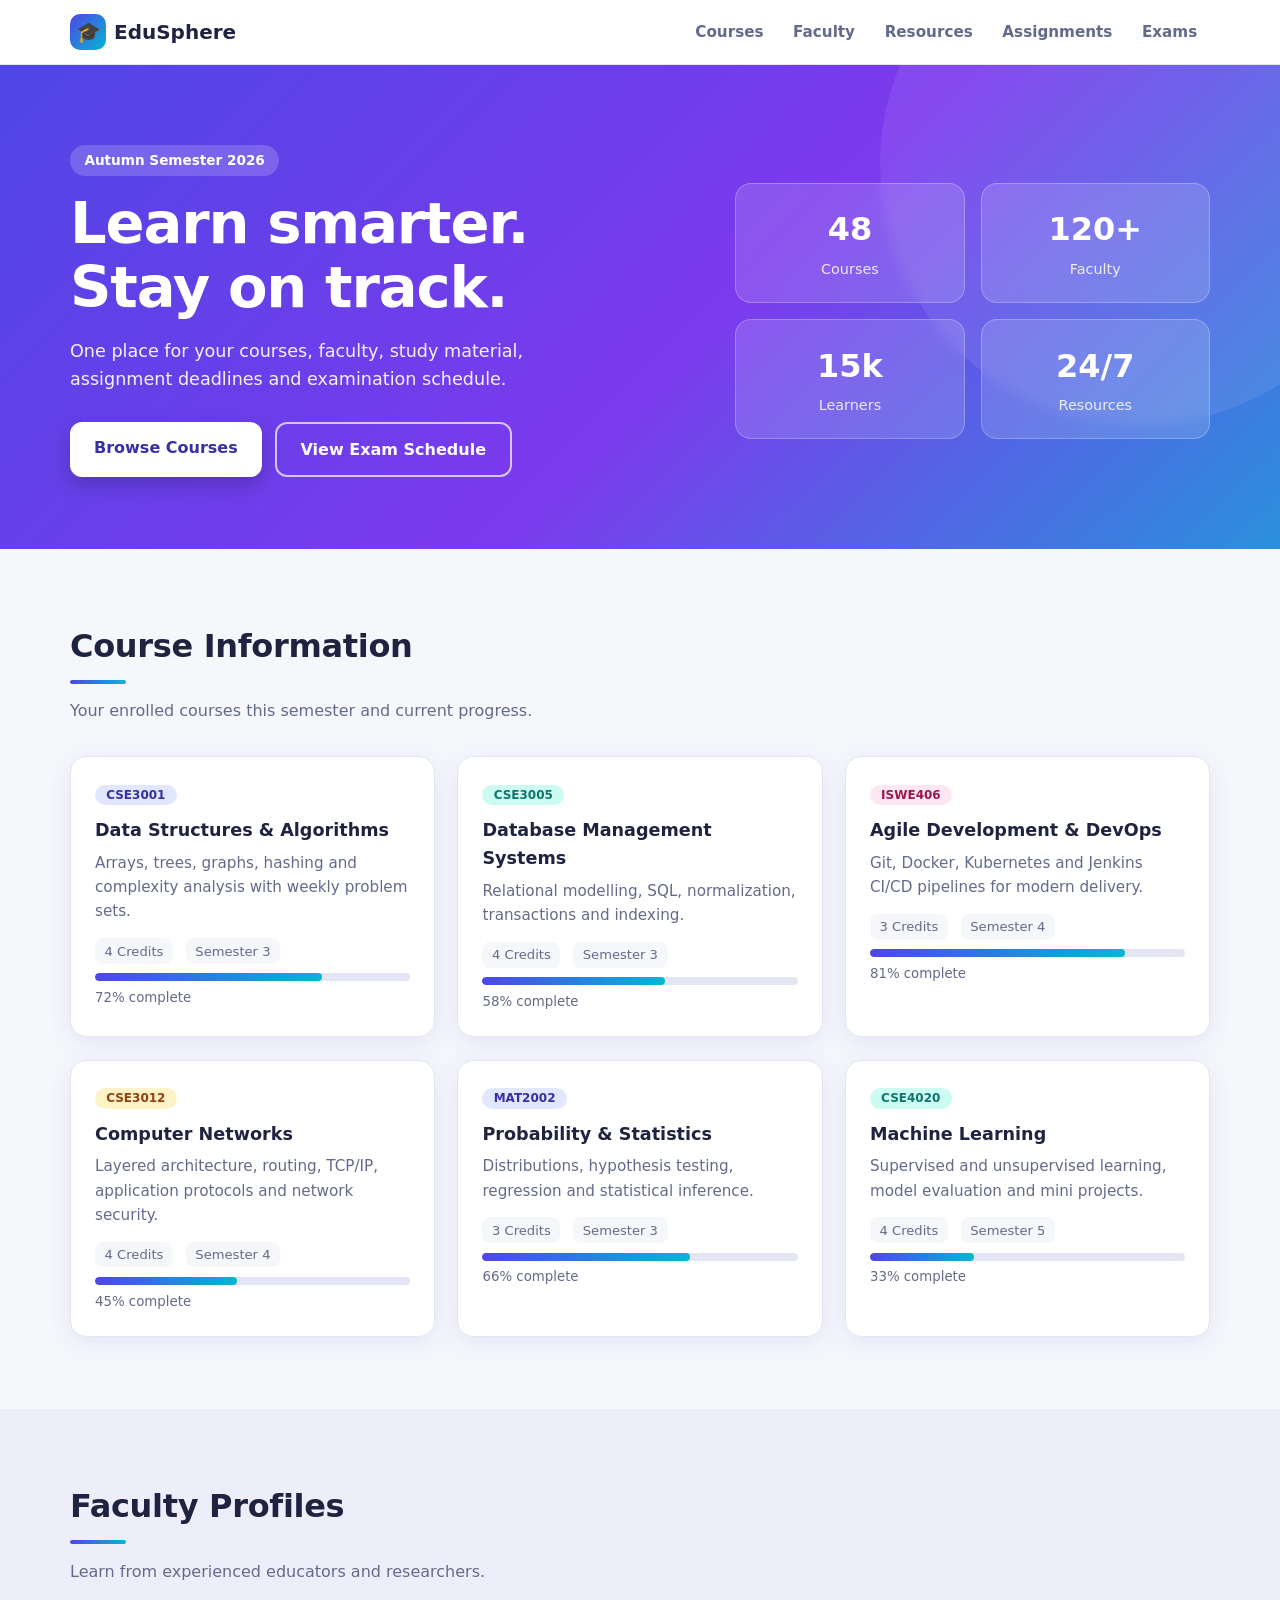
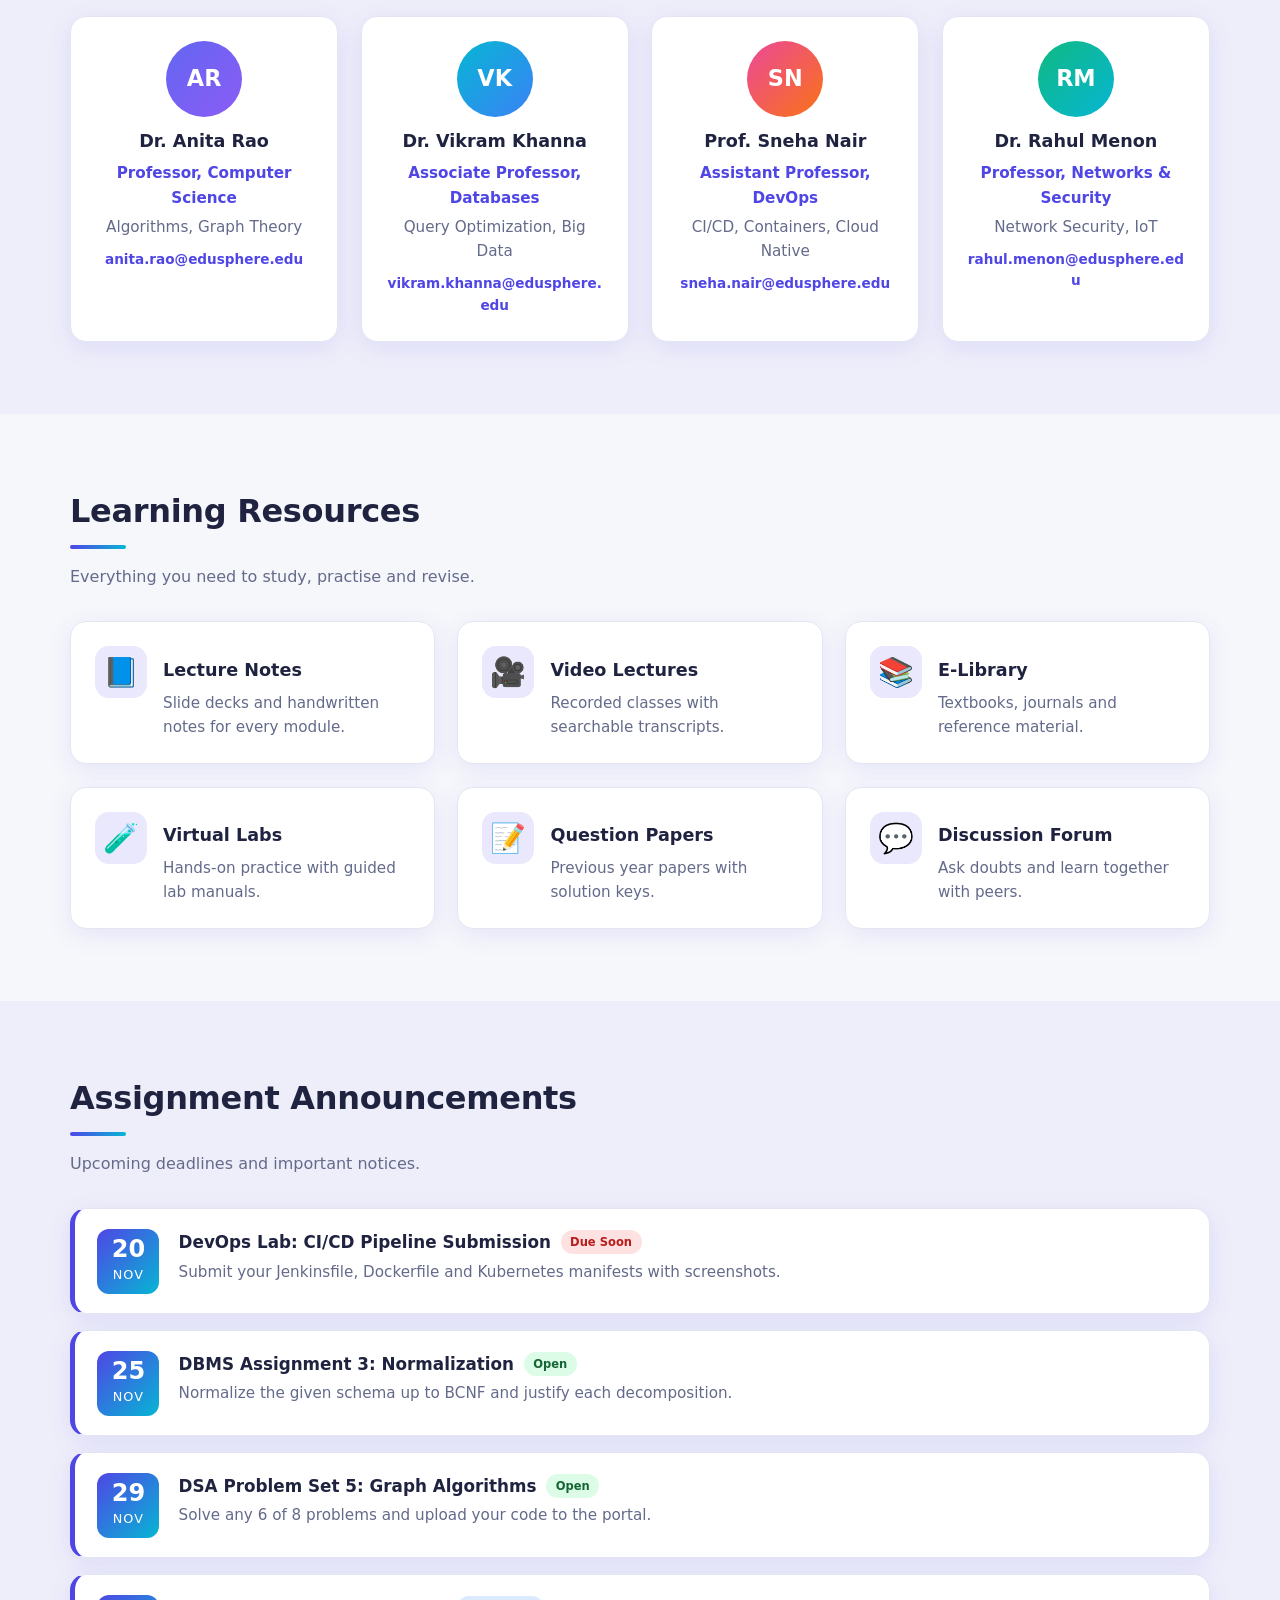
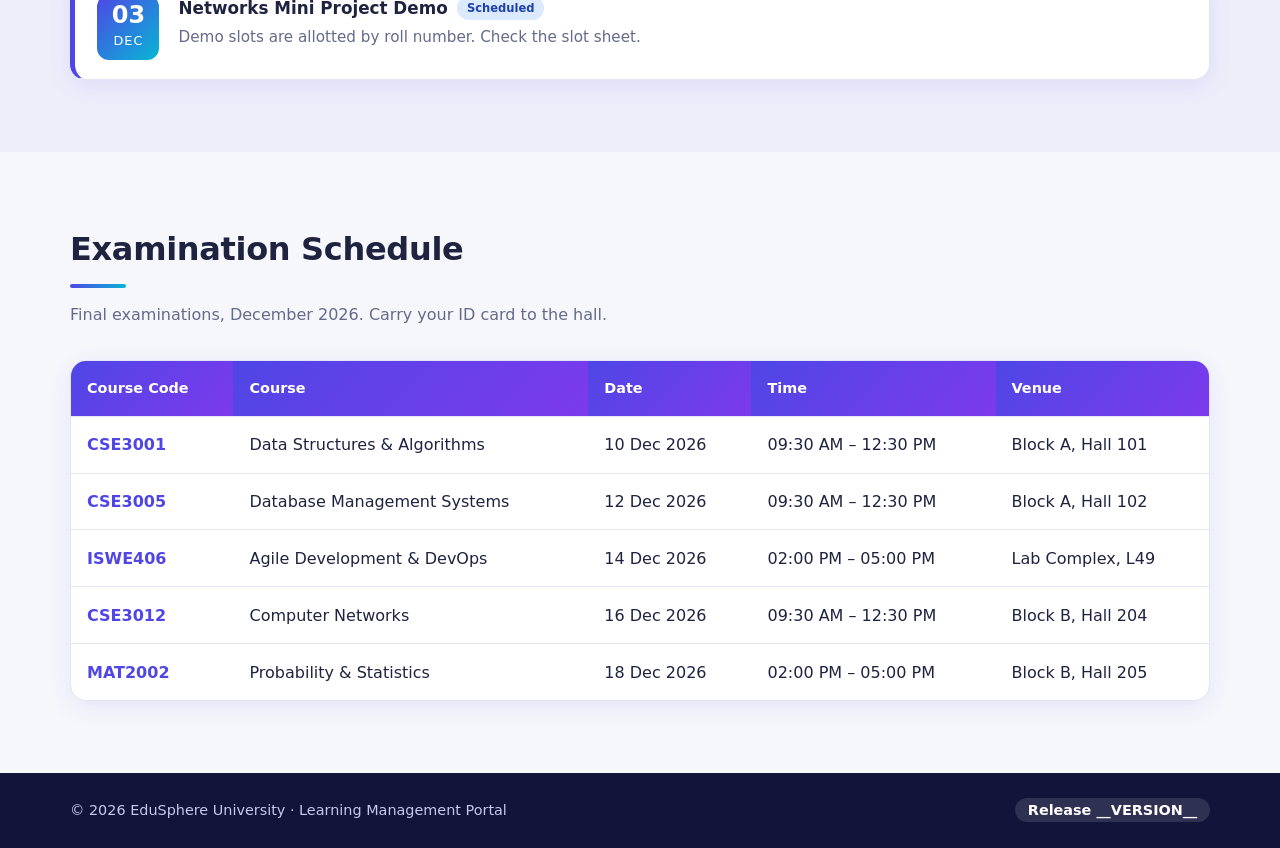
<file: q1-lms-portal/index.html>
<!DOCTYPE html>
<html lang="en">
<head>
  <meta charset="UTF-8">
  <meta name="viewport" content="width=device-width, initial-scale=1">
  <meta name="description" content="EduSphere University Learning Management Portal: courses, faculty, resources, assignments and exam schedules.">
  <title>EduSphere University | Learning Management Portal</title>
  <link rel="stylesheet" href="style.css">
</head>
<body>
  <a class="skip" href="#main">Skip to content</a>

  <header class="topbar">
    <div class="container nav">
      <a class="brand" href="#top" aria-label="EduSphere home"><span class="logo">🎓</span> EduSphere</a>
      <nav aria-label="Primary">
        <a href="#courses">Courses</a>
        <a href="#faculty">Faculty</a>
        <a href="#resources">Resources</a>
        <a href="#announcements">Assignments</a>
        <a href="#exams">Exams</a>
      </nav>
    </div>
  </header>

  <section class="hero" id="top">
    <div class="container hero-grid">
      <div>
        <span class="pill">Autumn Semester 2026</span>
        <h1>Learn smarter.<br>Stay on track.</h1>
        <p class="lead">One place for your courses, faculty, study material, assignment deadlines and examination schedule.</p>
        <div class="cta">
          <a class="btn primary" href="#courses">Browse Courses</a>
          <a class="btn ghost" href="#exams">View Exam Schedule</a>
        </div>
      </div>
      <ul class="stats" aria-label="University statistics">
        <li><strong>48</strong><span>Courses</span></li>
        <li><strong>120+</strong><span>Faculty</span></li>
        <li><strong>15k</strong><span>Learners</span></li>
        <li><strong>24/7</strong><span>Resources</span></li>
      </ul>
    </div>
  </section>

  <main id="main">
    <!-- COURSES -->
    <section class="section" id="courses">
      <div class="container">
        <h2>Course Information</h2>
        <p class="sub">Your enrolled courses this semester and current progress.</p>
        <div class="grid cols-3">
          <article class="card course">
            <span class="tag indigo">CSE3001</span>
            <h3>Data Structures &amp; Algorithms</h3>
            <p>Arrays, trees, graphs, hashing and complexity analysis with weekly problem sets.</p>
            <div class="meta"><span>4 Credits</span><span>Semester 3</span></div>
            <div class="progress" role="progressbar" aria-valuenow="72" aria-valuemin="0" aria-valuemax="100"><span style="width:72%"></span></div>
            <small>72% complete</small>
          </article>
          <article class="card course">
            <span class="tag teal">CSE3005</span>
            <h3>Database Management Systems</h3>
            <p>Relational modelling, SQL, normalization, transactions and indexing.</p>
            <div class="meta"><span>4 Credits</span><span>Semester 3</span></div>
            <div class="progress" role="progressbar" aria-valuenow="58" aria-valuemin="0" aria-valuemax="100"><span style="width:58%"></span></div>
            <small>58% complete</small>
          </article>
          <article class="card course">
            <span class="tag pink">ISWE406</span>
            <h3>Agile Development &amp; DevOps</h3>
            <p>Git, Docker, Kubernetes and Jenkins CI/CD pipelines for modern delivery.</p>
            <div class="meta"><span>3 Credits</span><span>Semester 4</span></div>
            <div class="progress" role="progressbar" aria-valuenow="81" aria-valuemin="0" aria-valuemax="100"><span style="width:81%"></span></div>
            <small>81% complete</small>
          </article>
          <article class="card course">
            <span class="tag amber">CSE3012</span>
            <h3>Computer Networks</h3>
            <p>Layered architecture, routing, TCP/IP, application protocols and network security.</p>
            <div class="meta"><span>4 Credits</span><span>Semester 4</span></div>
            <div class="progress" role="progressbar" aria-valuenow="45" aria-valuemin="0" aria-valuemax="100"><span style="width:45%"></span></div>
            <small>45% complete</small>
          </article>
          <article class="card course">
            <span class="tag indigo">MAT2002</span>
            <h3>Probability &amp; Statistics</h3>
            <p>Distributions, hypothesis testing, regression and statistical inference.</p>
            <div class="meta"><span>3 Credits</span><span>Semester 3</span></div>
            <div class="progress" role="progressbar" aria-valuenow="66" aria-valuemin="0" aria-valuemax="100"><span style="width:66%"></span></div>
            <small>66% complete</small>
          </article>
          <article class="card course">
            <span class="tag teal">CSE4020</span>
            <h3>Machine Learning</h3>
            <p>Supervised and unsupervised learning, model evaluation and mini projects.</p>
            <div class="meta"><span>4 Credits</span><span>Semester 5</span></div>
            <div class="progress" role="progressbar" aria-valuenow="33" aria-valuemin="0" aria-valuemax="100"><span style="width:33%"></span></div>
            <small>33% complete</small>
          </article>
        </div>
      </div>
    </section>

    <!-- FACULTY -->
    <section class="section alt" id="faculty">
      <div class="container">
        <h2>Faculty Profiles</h2>
        <p class="sub">Learn from experienced educators and researchers.</p>
        <div class="grid cols-4">
          <article class="card faculty">
            <div class="avatar a1" aria-hidden="true">AR</div>
            <h3>Dr. Anita Rao</h3>
            <p class="role">Professor, Computer Science</p>
            <p>Algorithms, Graph Theory</p>
            <a href="mailto:anita.rao@edusphere.edu">anita.rao@edusphere.edu</a>
          </article>
          <article class="card faculty">
            <div class="avatar a2" aria-hidden="true">VK</div>
            <h3>Dr. Vikram Khanna</h3>
            <p class="role">Associate Professor, Databases</p>
            <p>Query Optimization, Big Data</p>
            <a href="mailto:vikram.khanna@edusphere.edu">vikram.khanna@edusphere.edu</a>
          </article>
          <article class="card faculty">
            <div class="avatar a3" aria-hidden="true">SN</div>
            <h3>Prof. Sneha Nair</h3>
            <p class="role">Assistant Professor, DevOps</p>
            <p>CI/CD, Containers, Cloud Native</p>
            <a href="mailto:sneha.nair@edusphere.edu">sneha.nair@edusphere.edu</a>
          </article>
          <article class="card faculty">
            <div class="avatar a4" aria-hidden="true">RM</div>
            <h3>Dr. Rahul Menon</h3>
            <p class="role">Professor, Networks &amp; Security</p>
            <p>Network Security, IoT</p>
            <a href="mailto:rahul.menon@edusphere.edu">rahul.menon@edusphere.edu</a>
          </article>
        </div>
      </div>
    </section>

    <!-- RESOURCES -->
    <section class="section" id="resources">
      <div class="container">
        <h2>Learning Resources</h2>
        <p class="sub">Everything you need to study, practise and revise.</p>
        <div class="grid cols-3">
          <a class="card resource" href="#resources"><span class="ico">📘</span><div><h3>Lecture Notes</h3><p>Slide decks and handwritten notes for every module.</p></div></a>
          <a class="card resource" href="#resources"><span class="ico">🎥</span><div><h3>Video Lectures</h3><p>Recorded classes with searchable transcripts.</p></div></a>
          <a class="card resource" href="#resources"><span class="ico">📚</span><div><h3>E-Library</h3><p>Textbooks, journals and reference material.</p></div></a>
          <a class="card resource" href="#resources"><span class="ico">🧪</span><div><h3>Virtual Labs</h3><p>Hands-on practice with guided lab manuals.</p></div></a>
          <a class="card resource" href="#resources"><span class="ico">📝</span><div><h3>Question Papers</h3><p>Previous year papers with solution keys.</p></div></a>
          <a class="card resource" href="#resources"><span class="ico">💬</span><div><h3>Discussion Forum</h3><p>Ask doubts and learn together with peers.</p></div></a>
        </div>
      </div>
    </section>

    <!-- ASSIGNMENTS / ANNOUNCEMENTS -->
    <section class="section alt" id="announcements">
      <div class="container">
        <h2>Assignment Announcements</h2>
        <p class="sub">Upcoming deadlines and important notices.</p>
        <ul class="timeline">
          <li>
            <div class="date"><strong>20</strong><span>Nov</span></div>
            <div class="body"><h3>DevOps Lab: CI/CD Pipeline Submission <span class="badge urgent">Due Soon</span></h3><p>Submit your Jenkinsfile, Dockerfile and Kubernetes manifests with screenshots.</p></div>
          </li>
          <li>
            <div class="date"><strong>25</strong><span>Nov</span></div>
            <div class="body"><h3>DBMS Assignment 3: Normalization <span class="badge open">Open</span></h3><p>Normalize the given schema up to BCNF and justify each decomposition.</p></div>
          </li>
          <li>
            <div class="date"><strong>29</strong><span>Nov</span></div>
            <div class="body"><h3>DSA Problem Set 5: Graph Algorithms <span class="badge open">Open</span></h3><p>Solve any 6 of 8 problems and upload your code to the portal.</p></div>
          </li>
          <li>
            <div class="date"><strong>03</strong><span>Dec</span></div>
            <div class="body"><h3>Networks Mini Project Demo <span class="badge info">Scheduled</span></h3><p>Demo slots are allotted by roll number. Check the slot sheet.</p></div>
          </li>
        </ul>
      </div>
    </section>

    <!-- EXAMS -->
    <section class="section" id="exams">
      <div class="container">
        <h2>Examination Schedule</h2>
        <p class="sub">Final examinations, December 2026. Carry your ID card to the hall.</p>
        <div class="table-wrap">
          <table>
            <thead>
              <tr><th>Course Code</th><th>Course</th><th>Date</th><th>Time</th><th>Venue</th></tr>
            </thead>
            <tbody>
              <tr><td>CSE3001</td><td>Data Structures &amp; Algorithms</td><td>10 Dec 2026</td><td>09:30 AM – 12:30 PM</td><td>Block A, Hall 101</td></tr>
              <tr><td>CSE3005</td><td>Database Management Systems</td><td>12 Dec 2026</td><td>09:30 AM – 12:30 PM</td><td>Block A, Hall 102</td></tr>
              <tr><td>ISWE406</td><td>Agile Development &amp; DevOps</td><td>14 Dec 2026</td><td>02:00 PM – 05:00 PM</td><td>Lab Complex, L49</td></tr>
              <tr><td>CSE3012</td><td>Computer Networks</td><td>16 Dec 2026</td><td>09:30 AM – 12:30 PM</td><td>Block B, Hall 204</td></tr>
              <tr><td>MAT2002</td><td>Probability &amp; Statistics</td><td>18 Dec 2026</td><td>02:00 PM – 05:00 PM</td><td>Block B, Hall 205</td></tr>
            </tbody>
          </table>
        </div>
      </div>
    </section>
  </main>

  <footer class="footer">
    <div class="container foot">
      <p>© 2026 EduSphere University · Learning Management Portal</p>
      <p><span class="release">Release __VERSION__</span></p>
    </div>
  </footer>
</body>
</html>
</file>
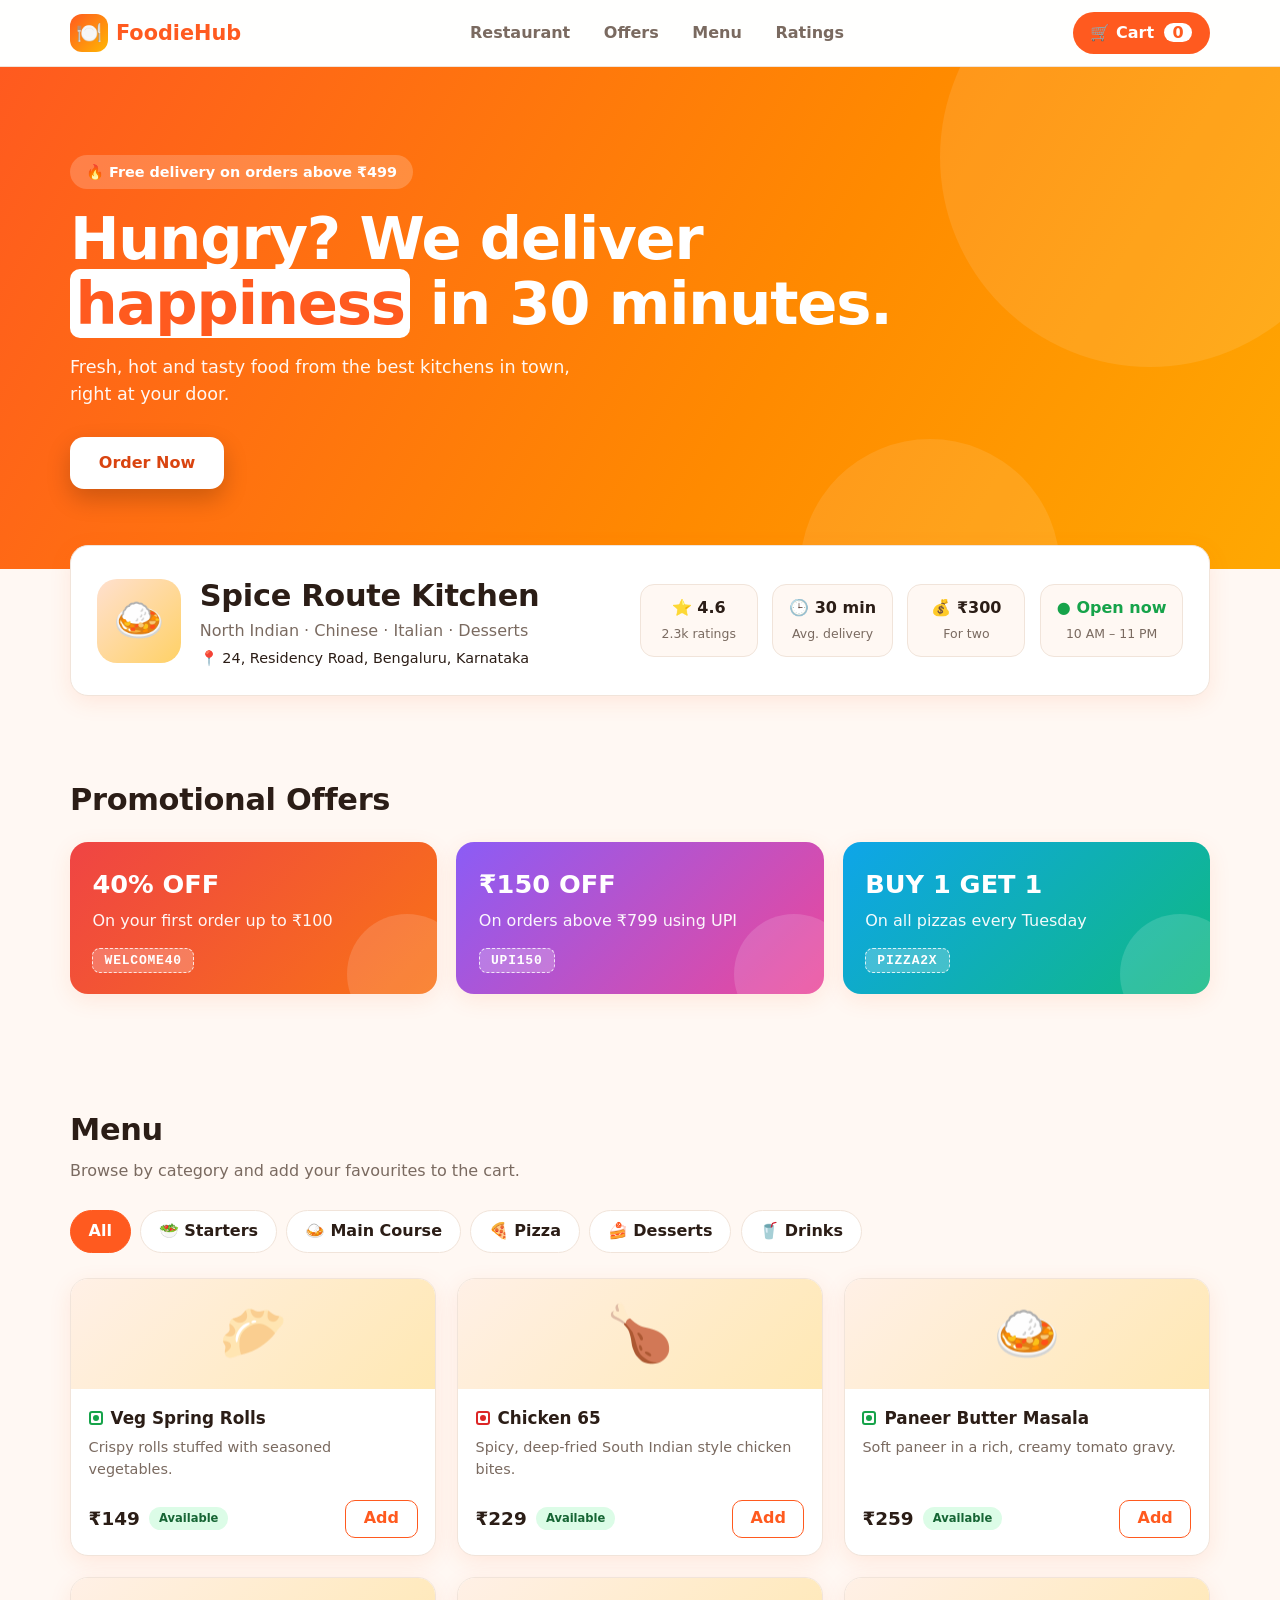
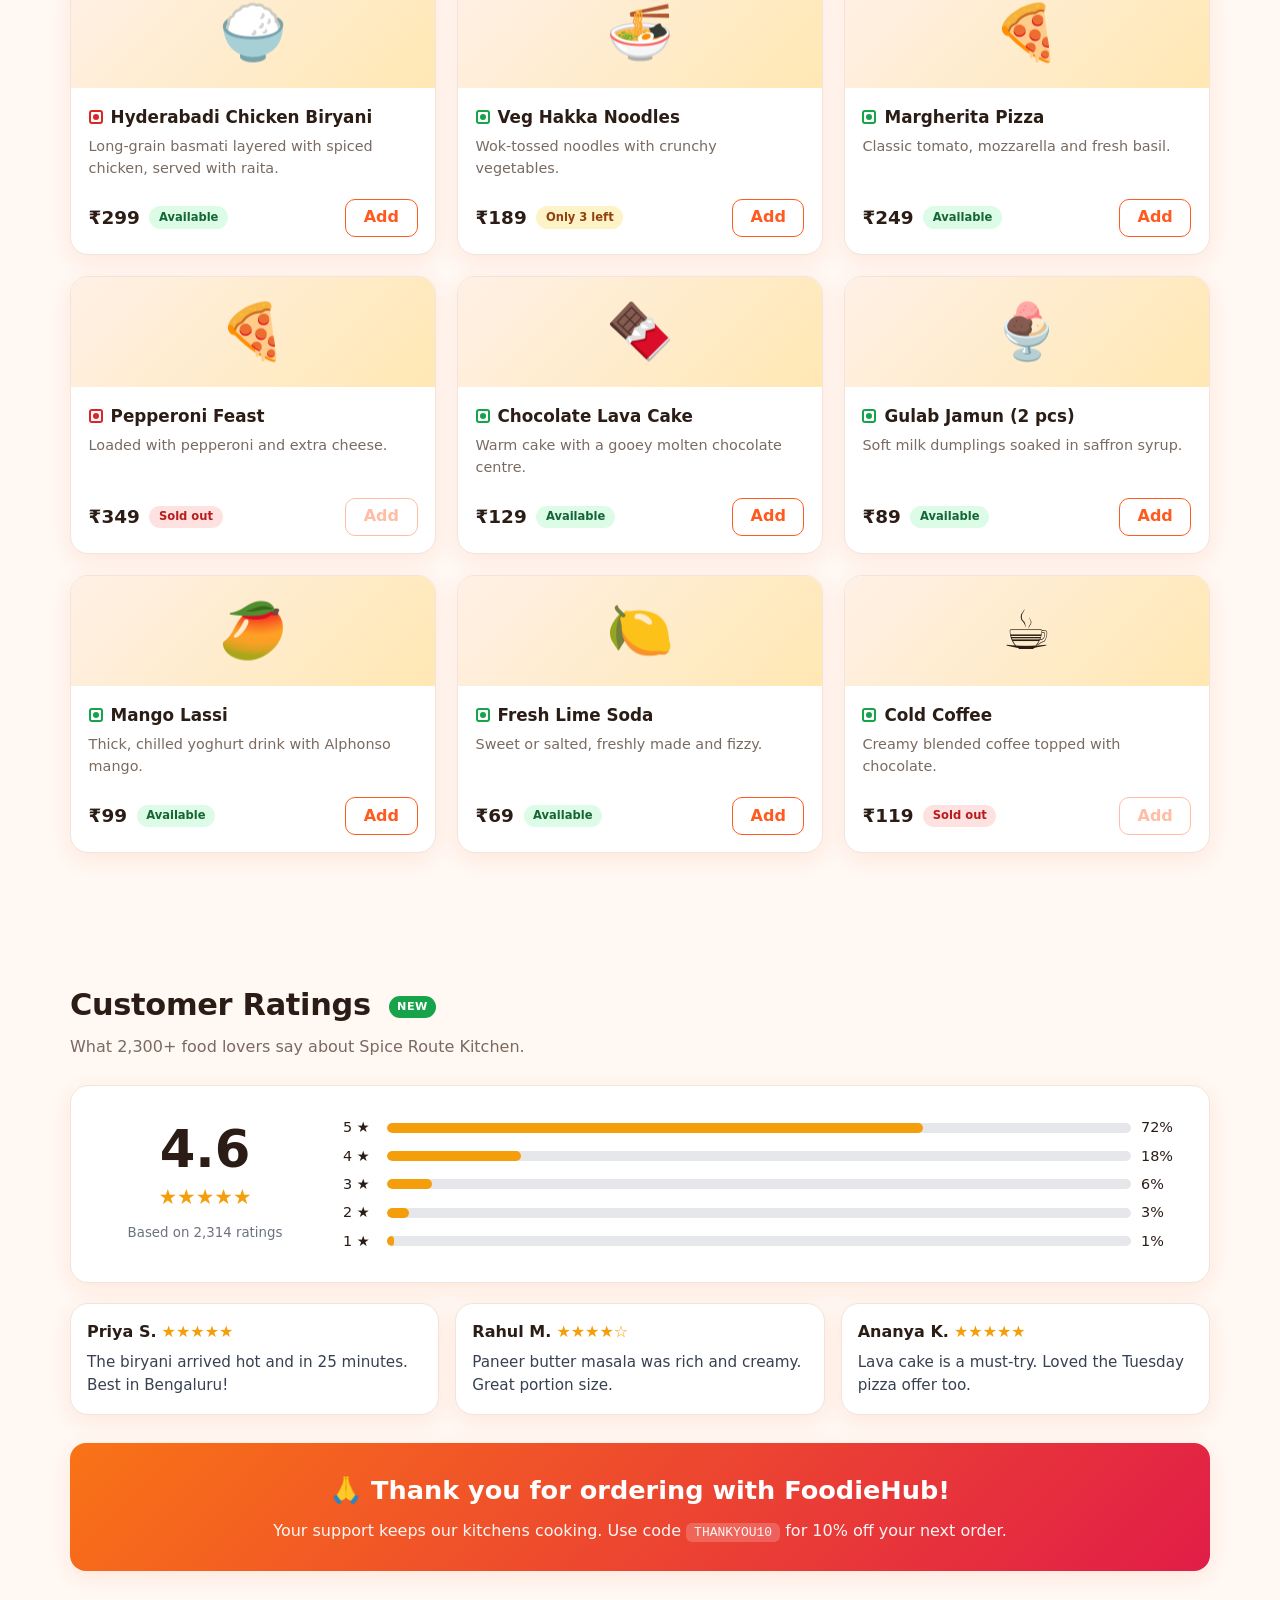
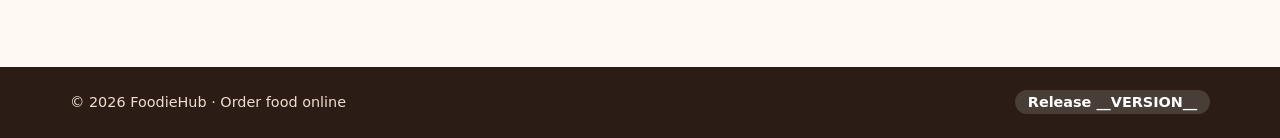
<file: q2-food-portal/index.html>
<!DOCTYPE html>
<html lang="en">
<head>
  <meta charset="UTF-8">
  <meta name="viewport" content="width=device-width, initial-scale=1">
  <meta name="description" content="FoodieHub online food ordering portal: restaurant details, categories, menu, prices, availability and offers.">
  <title>FoodieHub | Online Food Ordering Portal</title>
  <link rel="stylesheet" href="style.css">
  <!-- NEW FEATURE (v2): styles for the Customer Ratings & Thank-You section -->
  <style>
    .new-badge { display: inline-block; background: #16a34a; color: #fff; font-size: .7rem; font-weight: 700;
                 padding: 2px 8px; border-radius: 999px; vertical-align: middle; margin-left: 8px; letter-spacing: .5px; }
    .rating-wrap { display: grid; grid-template-columns: 220px 1fr; gap: 28px; align-items: center; padding: 24px; }
    .rating-score { text-align: center; }
    .rating-score .big { font-size: 3.2rem; font-weight: 800; line-height: 1; }
    .rating-score .stars { color: #f59e0b; font-size: 1.3rem; margin: 6px 0; }
    .rating-score small { color: #6b7280; }
    .bars { list-style: none; margin: 0; padding: 0; }
    .bars li { display: grid; grid-template-columns: 34px 1fr 44px; gap: 10px; align-items: center; margin: 6px 0; font-size: .9rem; }
    .bar { height: 10px; background: #e5e7eb; border-radius: 999px; overflow: hidden; }
    .bar span { display: block; height: 100%; background: #f59e0b; border-radius: 999px; }
    .reviews { display: grid; grid-template-columns: repeat(auto-fit, minmax(220px, 1fr)); gap: 16px; margin-top: 20px; }
    .review { padding: 16px; }
    .review p { margin: 6px 0 0; color: #374151; font-size: .95rem; }
    .review .who { font-weight: 700; }
    .review .stars { color: #f59e0b; }
    .thanks { margin-top: 28px; padding: 28px 24px; text-align: center; border-radius: 16px; color: #fff;
              background: linear-gradient(135deg, #f97316, #e11d48); }
    .thanks h3 { margin: 0 0 8px; font-size: 1.6rem; }
    .thanks p { margin: 0; opacity: .95; }
    .thanks code { background: rgba(255,255,255,.2); padding: 2px 8px; border-radius: 6px; color: #fff; }
    @media (max-width: 640px) { .rating-wrap { grid-template-columns: 1fr; } }
  </style>
</head>
<body>
  <a class="skip" href="#menu">Skip to menu</a>

  <header class="topbar">
    <div class="container nav">
      <a class="brand" href="#top"><span class="logo">🍽️</span> FoodieHub</a>
      <nav aria-label="Primary">
        <a href="#restaurant">Restaurant</a>
        <a href="#offers">Offers</a>
        <a href="#menu">Menu</a>
        <a href="#ratings">Ratings</a>
      </nav>
      <button class="cart" id="cartBtn" type="button" aria-live="polite">🛒 Cart <span id="cartCount">0</span></button>
    </div>
  </header>

  <section class="hero" id="top">
    <div class="container hero-inner">
      <span class="chip-hero">🔥 Free delivery on orders above ₹499</span>
      <h1>Hungry? We deliver<br><em>happiness</em> in 30 minutes.</h1>
      <p>Fresh, hot and tasty food from the best kitchens in town, right at your door.</p>
      <a class="btn" href="#menu">Order Now</a>
    </div>
  </section>

  <main>
    <!-- RESTAURANT DETAILS -->
    <section class="section" id="restaurant">
      <div class="container">
        <div class="resto card">
          <div class="resto-main">
            <div class="resto-img" aria-hidden="true">🍛</div>
            <div>
              <h2>Spice Route Kitchen</h2>
              <p class="cuisine">North Indian · Chinese · Italian · Desserts</p>
              <p class="addr">📍 24, Residency Road, Bengaluru, Karnataka</p>
            </div>
          </div>
          <ul class="resto-facts">
            <li><strong>⭐ 4.6</strong><span>2.3k ratings</span></li>
            <li><strong>🕒 30 min</strong><span>Avg. delivery</span></li>
            <li><strong>💰 ₹300</strong><span>For two</span></li>
            <li><strong class="open">● Open now</strong><span>10 AM – 11 PM</span></li>
          </ul>
        </div>
      </div>
    </section>

    <!-- OFFERS -->
    <section class="section tight" id="offers">
      <div class="container">
        <h2>Promotional Offers</h2>
        <div class="offers">
          <div class="offer o1"><span class="pct">40% OFF</span><p>On your first order up to ₹100</p><code>WELCOME40</code></div>
          <div class="offer o2"><span class="pct">₹150 OFF</span><p>On orders above ₹799 using UPI</p><code>UPI150</code></div>
          <div class="offer o3"><span class="pct">BUY 1 GET 1</span><p>On all pizzas every Tuesday</p><code>PIZZA2X</code></div>
        </div>
      </div>
    </section>

    <!-- MENU -->
    <section class="section" id="menu">
      <div class="container">
        <h2>Menu</h2>
        <p class="sub">Browse by category and add your favourites to the cart.</p>

        <div class="filters" role="tablist" aria-label="Food categories">
          <button class="filter active" data-filter="all" type="button">All</button>
          <button class="filter" data-filter="starters" type="button">🥗 Starters</button>
          <button class="filter" data-filter="mains" type="button">🍛 Main Course</button>
          <button class="filter" data-filter="pizza" type="button">🍕 Pizza</button>
          <button class="filter" data-filter="desserts" type="button">🍰 Desserts</button>
          <button class="filter" data-filter="drinks" type="button">🥤 Drinks</button>
        </div>

        <div class="menu-grid" id="menuGrid">
          <article class="item" data-cat="starters">
            <div class="thumb">🥟</div>
            <div class="info"><h3><i class="veg"></i>Veg Spring Rolls</h3><p>Crispy rolls stuffed with seasoned vegetables.</p></div>
            <div class="foot"><span class="price">₹149</span><span class="stock in">Available</span><button class="add" type="button">Add</button></div>
          </article>
          <article class="item" data-cat="starters">
            <div class="thumb">🍗</div>
            <div class="info"><h3><i class="nonveg"></i>Chicken 65</h3><p>Spicy, deep-fried South Indian style chicken bites.</p></div>
            <div class="foot"><span class="price">₹229</span><span class="stock in">Available</span><button class="add" type="button">Add</button></div>
          </article>
          <article class="item" data-cat="mains">
            <div class="thumb">🍛</div>
            <div class="info"><h3><i class="veg"></i>Paneer Butter Masala</h3><p>Soft paneer in a rich, creamy tomato gravy.</p></div>
            <div class="foot"><span class="price">₹259</span><span class="stock in">Available</span><button class="add" type="button">Add</button></div>
          </article>
          <article class="item" data-cat="mains">
            <div class="thumb">🍚</div>
            <div class="info"><h3><i class="nonveg"></i>Hyderabadi Chicken Biryani</h3><p>Long-grain basmati layered with spiced chicken, served with raita.</p></div>
            <div class="foot"><span class="price">₹299</span><span class="stock in">Available</span><button class="add" type="button">Add</button></div>
          </article>
          <article class="item" data-cat="mains">
            <div class="thumb">🍜</div>
            <div class="info"><h3><i class="veg"></i>Veg Hakka Noodles</h3><p>Wok-tossed noodles with crunchy vegetables.</p></div>
            <div class="foot"><span class="price">₹189</span><span class="stock low">Only 3 left</span><button class="add" type="button">Add</button></div>
          </article>
          <article class="item" data-cat="pizza">
            <div class="thumb">🍕</div>
            <div class="info"><h3><i class="veg"></i>Margherita Pizza</h3><p>Classic tomato, mozzarella and fresh basil.</p></div>
            <div class="foot"><span class="price">₹249</span><span class="stock in">Available</span><button class="add" type="button">Add</button></div>
          </article>
          <article class="item" data-cat="pizza">
            <div class="thumb">🍕</div>
            <div class="info"><h3><i class="nonveg"></i>Pepperoni Feast</h3><p>Loaded with pepperoni and extra cheese.</p></div>
            <div class="foot"><span class="price">₹349</span><span class="stock out">Sold out</span><button class="add" type="button" disabled>Add</button></div>
          </article>
          <article class="item" data-cat="desserts">
            <div class="thumb">🍫</div>
            <div class="info"><h3><i class="veg"></i>Chocolate Lava Cake</h3><p>Warm cake with a gooey molten chocolate centre.</p></div>
            <div class="foot"><span class="price">₹129</span><span class="stock in">Available</span><button class="add" type="button">Add</button></div>
          </article>
          <article class="item" data-cat="desserts">
            <div class="thumb">🍨</div>
            <div class="info"><h3><i class="veg"></i>Gulab Jamun (2 pcs)</h3><p>Soft milk dumplings soaked in saffron syrup.</p></div>
            <div class="foot"><span class="price">₹89</span><span class="stock in">Available</span><button class="add" type="button">Add</button></div>
          </article>
          <article class="item" data-cat="drinks">
            <div class="thumb">🥭</div>
            <div class="info"><h3><i class="veg"></i>Mango Lassi</h3><p>Thick, chilled yoghurt drink with Alphonso mango.</p></div>
            <div class="foot"><span class="price">₹99</span><span class="stock in">Available</span><button class="add" type="button">Add</button></div>
          </article>
          <article class="item" data-cat="drinks">
            <div class="thumb">🍋</div>
            <div class="info"><h3><i class="veg"></i>Fresh Lime Soda</h3><p>Sweet or salted, freshly made and fizzy.</p></div>
            <div class="foot"><span class="price">₹69</span><span class="stock in">Available</span><button class="add" type="button">Add</button></div>
          </article>
          <article class="item" data-cat="drinks">
            <div class="thumb">☕</div>
            <div class="info"><h3><i class="veg"></i>Cold Coffee</h3><p>Creamy blended coffee topped with chocolate.</p></div>
            <div class="foot"><span class="price">₹119</span><span class="stock out">Sold out</span><button class="add" type="button" disabled>Add</button></div>
          </article>
        </div>
      </div>
    </section>

    <!-- NEW FEATURE (v2): Customer Rating Summary + Thank-You message -->
    <section class="section" id="ratings">
      <div class="container">
        <h2>Customer Ratings <span class="new-badge">NEW</span></h2>
        <p class="sub">What 2,300+ food lovers say about Spice Route Kitchen.</p>

        <div class="card rating-wrap">
          <div class="rating-score">
            <div class="big">4.6</div>
            <div class="stars" aria-label="4.6 out of 5 stars">★★★★★</div>
            <small>Based on 2,314 ratings</small>
          </div>
          <ul class="bars">
            <li><span>5 ★</span><div class="bar"><span style="width:72%"></span></div><span>72%</span></li>
            <li><span>4 ★</span><div class="bar"><span style="width:18%"></span></div><span>18%</span></li>
            <li><span>3 ★</span><div class="bar"><span style="width:6%"></span></div><span>6%</span></li>
            <li><span>2 ★</span><div class="bar"><span style="width:3%"></span></div><span>3%</span></li>
            <li><span>1 ★</span><div class="bar"><span style="width:1%"></span></div><span>1%</span></li>
          </ul>
        </div>

        <div class="reviews">
          <div class="card review">
            <span class="who">Priya S.</span> <span class="stars">★★★★★</span>
            <p>The biryani arrived hot and in 25 minutes. Best in Bengaluru!</p>
          </div>
          <div class="card review">
            <span class="who">Rahul M.</span> <span class="stars">★★★★☆</span>
            <p>Paneer butter masala was rich and creamy. Great portion size.</p>
          </div>
          <div class="card review">
            <span class="who">Ananya K.</span> <span class="stars">★★★★★</span>
            <p>Lava cake is a must-try. Loved the Tuesday pizza offer too.</p>
          </div>
        </div>

        <div class="thanks" id="thankyou">
          <h3>🙏 Thank you for ordering with FoodieHub!</h3>
          <p>Your support keeps our kitchens cooking. Use code <code>THANKYOU10</code> for 10% off your next order.</p>
        </div>
      </div>
    </section>
  </main>

  <footer class="footer">
    <div class="container foot-row">
      <p>© 2026 FoodieHub · Order food online</p>
      <p><span class="release">Release __VERSION__</span></p>
    </div>
  </footer>

  <script>
    // Category filter
    var filters = document.querySelectorAll('.filter');
    var items = document.querySelectorAll('.item');
    filters.forEach(function (btn) {
      btn.addEventListener('click', function () {
        filters.forEach(function (b) { b.classList.remove('active'); });
        btn.classList.add('active');
        var f = btn.getAttribute('data-filter');
        items.forEach(function (it) {
          it.style.display = (f === 'all' || it.getAttribute('data-cat') === f) ? '' : 'none';
        });
      });
    });
    // Cart counter
    var count = 0;
    var counter = document.getElementById('cartCount');
    document.querySelectorAll('.add').forEach(function (b) {
      b.addEventListener('click', function () {
        count++; counter.textContent = count;
        b.textContent = 'Added ✓';
        setTimeout(function () { b.textContent = 'Add'; }, 900);
      });
    });
  </script>
</body>
</html>
</file>
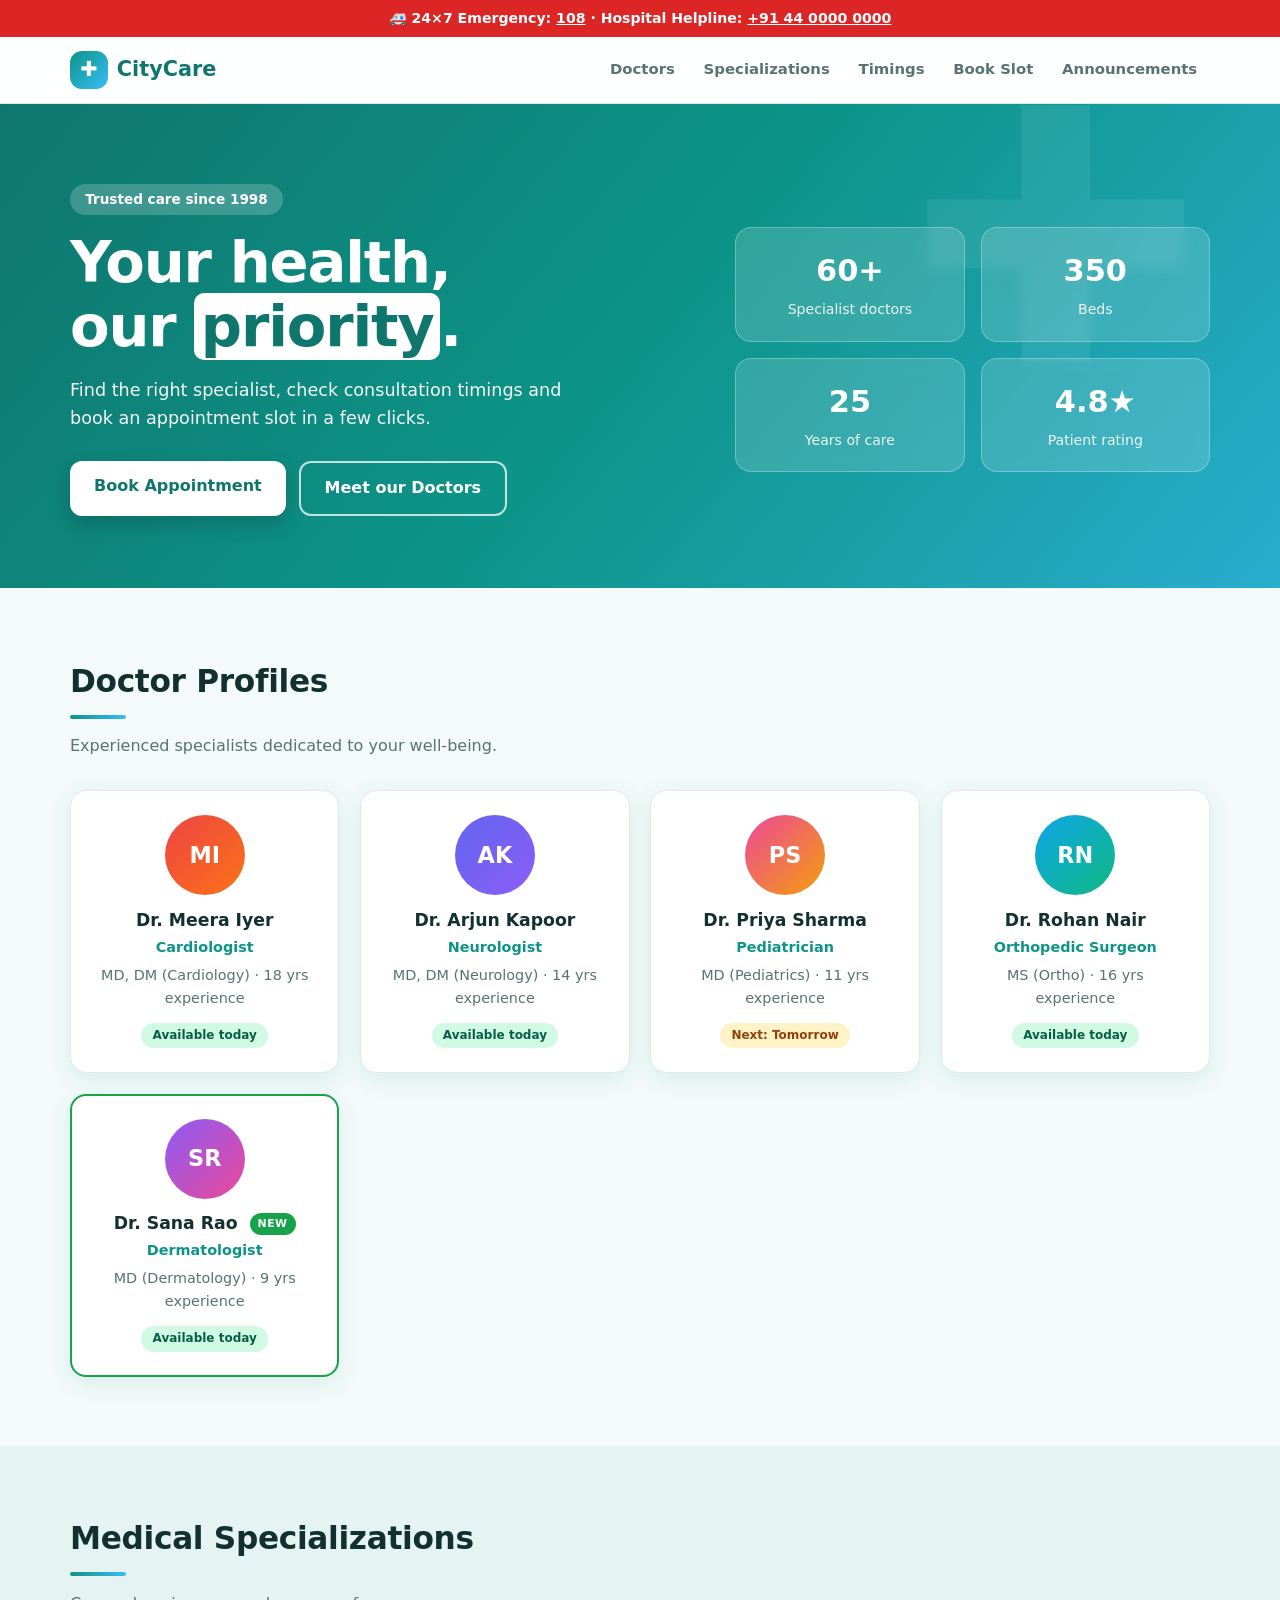
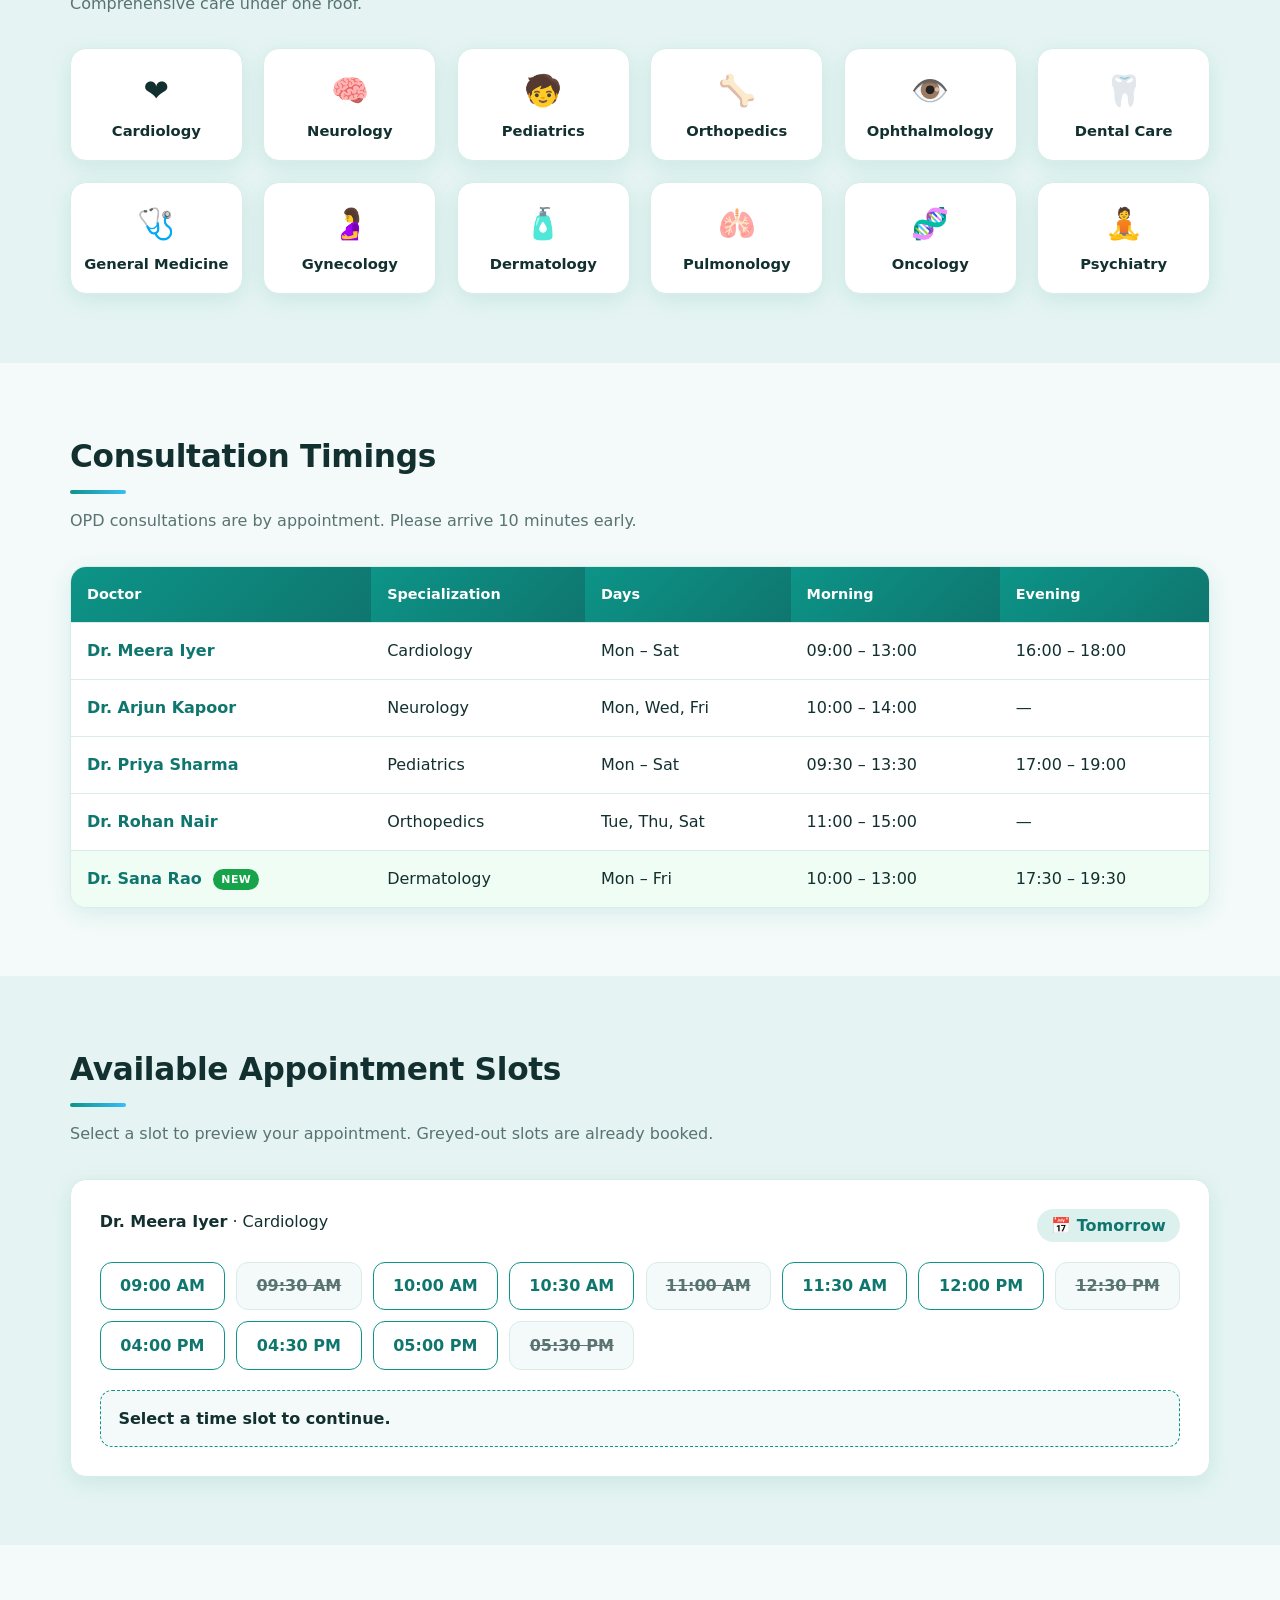
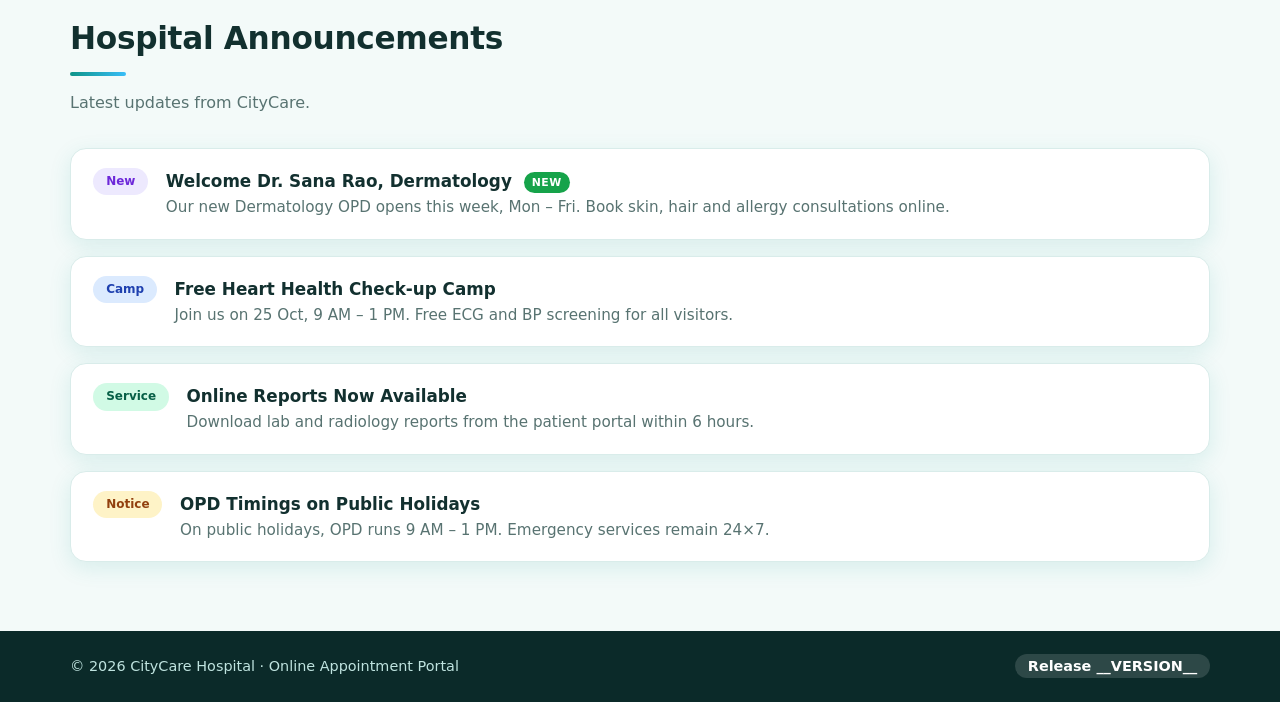
<file: q3-hospital-portal/index.html>
<!DOCTYPE html>
<html lang="en">
<head>
  <meta charset="UTF-8">
  <meta name="viewport" content="width=device-width, initial-scale=1">
  <meta name="description" content="CityCare Hospital online appointment portal: doctors, specializations, consultation timings, available slots and announcements.">
  <title>CityCare Hospital | Online Appointment Portal</title>
  <link rel="stylesheet" href="style.css">
  <!-- UPDATE (v2): styles for the newly added doctor and announcement -->
  <style>
    .avatar.d5 { background: linear-gradient(135deg, #8b5cf6, #ec4899); color: #fff; }
    .new-badge { display: inline-block; background: #16a34a; color: #fff; font-size: .68rem; font-weight: 700;
                 padding: 2px 8px; border-radius: 999px; vertical-align: middle; margin-left: 6px; letter-spacing: .5px; }
    .doctor.is-new { outline: 2px solid #16a34a; outline-offset: -2px; }
    .tag.purple { background: #ede9fe; color: #6d28d9; }
    tr.is-new td { background: #f0fdf4; }
  </style>
</head>
<body>
  <a class="skip" href="#main">Skip to content</a>

  <div class="emergency">🚑 24×7 Emergency: <a href="tel:108">108</a> · Hospital Helpline: <a href="tel:+9144000000">+91 44 0000 0000</a></div>

  <header class="topbar">
    <div class="container nav">
      <a class="brand" href="#top"><span class="logo">✚</span> CityCare</a>
      <nav aria-label="Primary">
        <a href="#doctors">Doctors</a>
        <a href="#specializations">Specializations</a>
        <a href="#timings">Timings</a>
        <a href="#slots">Book Slot</a>
        <a href="#announcements">Announcements</a>
      </nav>
    </div>
  </header>

  <section class="hero" id="top">
    <div class="container hero-grid">
      <div>
        <span class="pill">Trusted care since 1998</span>
        <h1>Your health,<br>our <span>priority</span>.</h1>
        <p class="lead">Find the right specialist, check consultation timings and book an appointment slot in a few clicks.</p>
        <div class="cta">
          <a class="btn primary" href="#slots">Book Appointment</a>
          <a class="btn ghost" href="#doctors">Meet our Doctors</a>
        </div>
      </div>
      <ul class="stats" aria-label="Hospital statistics">
        <li><strong>60+</strong><span>Specialist doctors</span></li>
        <li><strong>350</strong><span>Beds</span></li>
        <li><strong>25</strong><span>Years of care</span></li>
        <li><strong>4.8★</strong><span>Patient rating</span></li>
      </ul>
    </div>
  </section>

  <main id="main">
    <!-- DOCTORS -->
    <section class="section" id="doctors">
      <div class="container">
        <h2>Doctor Profiles</h2>
        <p class="sub">Experienced specialists dedicated to your well-being.</p>
        <div class="grid cols-4" id="doctorGrid">
          <article class="card doctor">
            <div class="avatar d1" aria-hidden="true">MI</div>
            <h3>Dr. Meera Iyer</h3>
            <p class="spec">Cardiologist</p>
            <p>MD, DM (Cardiology) · 18 yrs experience</p>
            <span class="badge ok">Available today</span>
          </article>
          <article class="card doctor">
            <div class="avatar d2" aria-hidden="true">AK</div>
            <h3>Dr. Arjun Kapoor</h3>
            <p class="spec">Neurologist</p>
            <p>MD, DM (Neurology) · 14 yrs experience</p>
            <span class="badge ok">Available today</span>
          </article>
          <article class="card doctor">
            <div class="avatar d3" aria-hidden="true">PS</div>
            <h3>Dr. Priya Sharma</h3>
            <p class="spec">Pediatrician</p>
            <p>MD (Pediatrics) · 11 yrs experience</p>
            <span class="badge busy">Next: Tomorrow</span>
          </article>
          <article class="card doctor">
            <div class="avatar d4" aria-hidden="true">RN</div>
            <h3>Dr. Rohan Nair</h3>
            <p class="spec">Orthopedic Surgeon</p>
            <p>MS (Ortho) · 16 yrs experience</p>
            <span class="badge ok">Available today</span>
          </article>
          <!-- UPDATE (v2): new doctor added -->
          <article class="card doctor is-new">
            <div class="avatar d5" aria-hidden="true">SR</div>
            <h3>Dr. Sana Rao <span class="new-badge">NEW</span></h3>
            <p class="spec">Dermatologist</p>
            <p>MD (Dermatology) · 9 yrs experience</p>
            <span class="badge ok">Available today</span>
          </article>
        </div>
      </div>
    </section>

    <!-- SPECIALIZATIONS -->
    <section class="section alt" id="specializations">
      <div class="container">
        <h2>Medical Specializations</h2>
        <p class="sub">Comprehensive care under one roof.</p>
        <div class="grid cols-6">
          <div class="spec-card"><span>❤️</span>Cardiology</div>
          <div class="spec-card"><span>🧠</span>Neurology</div>
          <div class="spec-card"><span>🧒</span>Pediatrics</div>
          <div class="spec-card"><span>🦴</span>Orthopedics</div>
          <div class="spec-card"><span>👁️</span>Ophthalmology</div>
          <div class="spec-card"><span>🦷</span>Dental Care</div>
          <div class="spec-card"><span>🩺</span>General Medicine</div>
          <div class="spec-card"><span>🤰</span>Gynecology</div>
          <div class="spec-card"><span>🧴</span>Dermatology</div>
          <div class="spec-card"><span>🫁</span>Pulmonology</div>
          <div class="spec-card"><span>🧬</span>Oncology</div>
          <div class="spec-card"><span>🧘</span>Psychiatry</div>
        </div>
      </div>
    </section>

    <!-- TIMINGS -->
    <section class="section" id="timings">
      <div class="container">
        <h2>Consultation Timings</h2>
        <p class="sub">OPD consultations are by appointment. Please arrive 10 minutes early.</p>
        <div class="table-wrap">
          <table>
            <thead>
              <tr><th>Doctor</th><th>Specialization</th><th>Days</th><th>Morning</th><th>Evening</th></tr>
            </thead>
            <tbody>
              <tr><td>Dr. Meera Iyer</td><td>Cardiology</td><td>Mon – Sat</td><td>09:00 – 13:00</td><td>16:00 – 18:00</td></tr>
              <tr><td>Dr. Arjun Kapoor</td><td>Neurology</td><td>Mon, Wed, Fri</td><td>10:00 – 14:00</td><td>—</td></tr>
              <tr><td>Dr. Priya Sharma</td><td>Pediatrics</td><td>Mon – Sat</td><td>09:30 – 13:30</td><td>17:00 – 19:00</td></tr>
              <tr><td>Dr. Rohan Nair</td><td>Orthopedics</td><td>Tue, Thu, Sat</td><td>11:00 – 15:00</td><td>—</td></tr>
              <!-- UPDATE (v2): timings for the new doctor -->
              <tr class="is-new"><td>Dr. Sana Rao <span class="new-badge">NEW</span></td><td>Dermatology</td><td>Mon – Fri</td><td>10:00 – 13:00</td><td>17:30 – 19:30</td></tr>
            </tbody>
          </table>
        </div>
      </div>
    </section>

    <!-- SLOTS -->
    <section class="section alt" id="slots">
      <div class="container">
        <h2>Available Appointment Slots</h2>
        <p class="sub">Select a slot to preview your appointment. Greyed-out slots are already booked.</p>
        <div class="slot-panel card">
          <div class="slot-head">
            <div><strong>Dr. Meera Iyer</strong> · Cardiology</div>
            <div class="date-chip">📅 Tomorrow</div>
          </div>
          <div class="slots" id="slots-wrap">
            <button class="slot" type="button">09:00 AM</button>
            <button class="slot" type="button" disabled>09:30 AM</button>
            <button class="slot" type="button">10:00 AM</button>
            <button class="slot" type="button">10:30 AM</button>
            <button class="slot" type="button" disabled>11:00 AM</button>
            <button class="slot" type="button">11:30 AM</button>
            <button class="slot" type="button">12:00 PM</button>
            <button class="slot" type="button" disabled>12:30 PM</button>
            <button class="slot" type="button">04:00 PM</button>
            <button class="slot" type="button">04:30 PM</button>
            <button class="slot" type="button">05:00 PM</button>
            <button class="slot" type="button" disabled>05:30 PM</button>
          </div>
          <div class="summary" id="summary" aria-live="polite">Select a time slot to continue.</div>
        </div>
      </div>
    </section>

    <!-- ANNOUNCEMENTS -->
    <section class="section" id="announcements">
      <div class="container">
        <h2>Hospital Announcements</h2>
        <p class="sub">Latest updates from CityCare.</p>
        <ul class="notices" id="noticeList">
          <!-- UPDATE (v2): new announcement added -->
          <li><span class="tag purple">New</span><div><h3>Welcome Dr. Sana Rao, Dermatology <span class="new-badge">NEW</span></h3><p>Our new Dermatology OPD opens this week, Mon – Fri. Book skin, hair and allergy consultations online.</p></div></li>
          <li><span class="tag blue">Camp</span><div><h3>Free Heart Health Check-up Camp</h3><p>Join us on 25 Oct, 9 AM – 1 PM. Free ECG and BP screening for all visitors.</p></div></li>
          <li><span class="tag green">Service</span><div><h3>Online Reports Now Available</h3><p>Download lab and radiology reports from the patient portal within 6 hours.</p></div></li>
          <li><span class="tag amber">Notice</span><div><h3>OPD Timings on Public Holidays</h3><p>On public holidays, OPD runs 9 AM – 1 PM. Emergency services remain 24×7.</p></div></li>
        </ul>
      </div>
    </section>
  </main>

  <footer class="footer">
    <div class="container foot">
      <p>© 2026 CityCare Hospital · Online Appointment Portal</p>
      <p><span class="release">Release __VERSION__</span></p>
    </div>
  </footer>

  <script>
    var buttons = document.querySelectorAll('.slot:not([disabled])');
    var summary = document.getElementById('summary');
    buttons.forEach(function (b) {
      b.addEventListener('click', function () {
        buttons.forEach(function (x) { x.classList.remove('selected'); });
        b.classList.add('selected');
        summary.textContent = '✅ Appointment preview: Dr. Meera Iyer (Cardiology), tomorrow at ' + b.textContent + '.';
      });
    });
  </script>
</body>
</html>
</file>
<file: q1-lms-portal/style.css>
:root {
  --bg: #f6f7fb;
  --surface: #ffffff;
  --text: #1f2340;
  --muted: #646a8a;
  --primary: #4f46e5;
  --primary-dark: #3730a3;
  --accent: #06b6d4;
  --border: #e3e6f2;
  --shadow: 0 6px 24px rgba(79, 70, 229, .10);
  --radius: 16px;
}
@media (prefers-color-scheme: dark) {
  :root {
    --bg: #0f1226; --surface: #181c38; --text: #eceefb; --muted: #a2a8cc;
    --border: #2a2f57; --shadow: 0 6px 24px rgba(0, 0, 0, .35);
  }
}
* { box-sizing: border-box; margin: 0; padding: 0; }
html { scroll-behavior: smooth; scroll-padding-top: 76px; }
body {
  font-family: system-ui, -apple-system, "Segoe UI", Roboto, "Helvetica Neue", Arial, sans-serif;
  background: var(--bg); color: var(--text); line-height: 1.6;
}
a { color: var(--primary); text-decoration: none; }
.container { width: min(1140px, 92%); margin-inline: auto; }
.skip { position: absolute; left: -999px; background: var(--primary); color: #fff; padding: .6rem 1rem; z-index: 99; }
.skip:focus { left: 8px; top: 8px; }
:focus-visible { outline: 3px solid var(--accent); outline-offset: 2px; border-radius: 6px; }

/* Top bar */
.topbar { position: sticky; top: 0; z-index: 50; background: color-mix(in srgb, var(--surface) 88%, transparent); backdrop-filter: blur(10px); border-bottom: 1px solid var(--border); }
.nav { display: flex; align-items: center; justify-content: space-between; height: 64px; gap: 1rem; }
.brand { font-weight: 800; font-size: 1.25rem; color: var(--text); display: flex; align-items: center; gap: .5rem; }
.logo { display: grid; place-items: center; width: 36px; height: 36px; border-radius: 10px; background: linear-gradient(135deg, var(--primary), var(--accent)); }
nav { display: flex; gap: .25rem; flex-wrap: wrap; }
nav a { color: var(--muted); font-weight: 600; font-size: .95rem; padding: .45rem .8rem; border-radius: 999px; transition: .2s; }
nav a:hover { background: color-mix(in srgb, var(--primary) 12%, transparent); color: var(--primary); }

/* Hero */
.hero { background: linear-gradient(135deg, #4f46e5 0%, #7c3aed 55%, #06b6d4 120%); color: #fff; padding: 5rem 0 4.5rem; position: relative; overflow: hidden; }
.hero::after { content: ""; position: absolute; width: 520px; height: 520px; right: -120px; top: -160px; border-radius: 50%; background: rgba(255,255,255,.08); }
.hero-grid { display: grid; grid-template-columns: 1.3fr 1fr; gap: 3rem; align-items: center; position: relative; z-index: 1; }
.pill { display: inline-block; background: rgba(255,255,255,.18); padding: .3rem .9rem; border-radius: 999px; font-size: .85rem; font-weight: 600; margin-bottom: 1rem; }
h1 { font-size: clamp(2.2rem, 5vw, 3.6rem); line-height: 1.1; font-weight: 800; letter-spacing: -.02em; }
.lead { margin: 1.1rem 0 1.8rem; font-size: 1.1rem; opacity: .92; max-width: 46ch; }
.cta { display: flex; gap: .8rem; flex-wrap: wrap; }
.btn { padding: .8rem 1.5rem; border-radius: 12px; font-weight: 700; transition: transform .2s, box-shadow .2s; }
.btn:hover { transform: translateY(-2px); }
.btn.primary { background: #fff; color: var(--primary-dark); box-shadow: 0 8px 20px rgba(0,0,0,.2); }
.btn.ghost { border: 2px solid rgba(255,255,255,.7); color: #fff; }
.stats { list-style: none; display: grid; grid-template-columns: 1fr 1fr; gap: 1rem; }
.stats li { background: rgba(255,255,255,.14); border: 1px solid rgba(255,255,255,.25); border-radius: var(--radius); padding: 1.3rem; text-align: center; backdrop-filter: blur(6px); }
.stats strong { display: block; font-size: 2rem; }
.stats span { opacity: .85; font-size: .9rem; }

/* Sections */
.section { padding: 4.5rem 0; }
.section.alt { background: color-mix(in srgb, var(--primary) 5%, var(--bg)); }
h2 { font-size: 2rem; letter-spacing: -.01em; }
h2::after { content: ""; display: block; width: 56px; height: 4px; border-radius: 4px; margin-top: .5rem; background: linear-gradient(90deg, var(--primary), var(--accent)); }
.sub { color: var(--muted); margin: .9rem 0 2rem; }
.grid { display: grid; gap: 1.4rem; }
.cols-3 { grid-template-columns: repeat(3, 1fr); }
.cols-4 { grid-template-columns: repeat(4, 1fr); }
.card { background: var(--surface); border: 1px solid var(--border); border-radius: var(--radius); padding: 1.5rem; box-shadow: var(--shadow); transition: transform .25s, box-shadow .25s; }
.card:hover { transform: translateY(-5px); box-shadow: 0 14px 34px rgba(79,70,229,.2); }
.card h3 { font-size: 1.1rem; margin: .6rem 0 .4rem; }
.card p { color: var(--muted); font-size: .95rem; }

/* Courses */
.tag { font-size: .75rem; font-weight: 700; padding: .2rem .7rem; border-radius: 999px; }
.tag.indigo { background: #e0e7ff; color: #3730a3; }
.tag.teal { background: #ccfbf1; color: #0f766e; }
.tag.pink { background: #fce7f3; color: #9d174d; }
.tag.amber { background: #fef3c7; color: #92400e; }
.meta { display: flex; gap: .8rem; font-size: .82rem; color: var(--muted); margin: .9rem 0 .6rem; }
.meta span { background: var(--bg); padding: .15rem .6rem; border-radius: 8px; }
.progress { height: 8px; background: var(--border); border-radius: 8px; overflow: hidden; }
.progress span { display: block; height: 100%; background: linear-gradient(90deg, var(--primary), var(--accent)); border-radius: 8px; }
.course small { color: var(--muted); display: block; margin-top: .35rem; }

/* Faculty */
.faculty { text-align: center; }
.avatar { width: 76px; height: 76px; border-radius: 50%; margin: 0 auto .6rem; display: grid; place-items: center; font-weight: 800; font-size: 1.4rem; color: #fff; }
.a1 { background: linear-gradient(135deg, #6366f1, #8b5cf6); }
.a2 { background: linear-gradient(135deg, #06b6d4, #3b82f6); }
.a3 { background: linear-gradient(135deg, #ec4899, #f97316); }
.a4 { background: linear-gradient(135deg, #10b981, #06b6d4); }
.role { color: var(--primary) !important; font-weight: 600; margin-bottom: .3rem; }
.faculty a { display: inline-block; margin-top: .6rem; font-size: .85rem; font-weight: 600; word-break: break-all; }

/* Resources */
.resource { display: flex; gap: 1rem; align-items: flex-start; color: inherit; }
.ico { font-size: 1.8rem; width: 52px; height: 52px; display: grid; place-items: center; flex-shrink: 0; border-radius: 14px; background: color-mix(in srgb, var(--primary) 12%, transparent); }

/* Timeline */
.timeline { list-style: none; display: grid; gap: 1rem; }
.timeline li { display: flex; gap: 1.2rem; background: var(--surface); border: 1px solid var(--border); border-left: 5px solid var(--primary); border-radius: var(--radius); padding: 1.2rem 1.4rem; box-shadow: var(--shadow); }
.date { min-width: 62px; text-align: center; background: linear-gradient(135deg, var(--primary), var(--accent)); color: #fff; border-radius: 12px; padding: .5rem; height: fit-content; }
.date strong { display: block; font-size: 1.5rem; line-height: 1; }
.date span { font-size: .8rem; text-transform: uppercase; letter-spacing: .08em; }
.body h3 { font-size: 1.05rem; display: flex; flex-wrap: wrap; gap: .6rem; align-items: center; }
.body p { color: var(--muted); font-size: .95rem; margin-top: .25rem; }
.badge { font-size: .72rem; padding: .15rem .6rem; border-radius: 999px; font-weight: 700; }
.badge.urgent { background: #fee2e2; color: #b91c1c; }
.badge.open { background: #dcfce7; color: #166534; }
.badge.info { background: #dbeafe; color: #1e40af; }

/* Table */
.table-wrap { overflow-x: auto; border-radius: var(--radius); border: 1px solid var(--border); box-shadow: var(--shadow); background: var(--surface); }
table { width: 100%; border-collapse: collapse; min-width: 640px; }
th { background: linear-gradient(135deg, var(--primary), #7c3aed); color: #fff; text-align: left; padding: 1rem; font-size: .9rem; }
td { padding: .95rem 1rem; border-top: 1px solid var(--border); }
tbody tr:hover { background: color-mix(in srgb, var(--primary) 7%, transparent); }
td:first-child { font-weight: 700; color: var(--primary); }

/* Footer */
.footer { background: #12143a; color: #c6c9ee; padding: 1.6rem 0; }
.foot { display: flex; justify-content: space-between; flex-wrap: wrap; gap: .8rem; font-size: .9rem; }
.release { background: rgba(255,255,255,.12); padding: .25rem .8rem; border-radius: 999px; font-weight: 700; color: #fff; }

/* Responsive */
@media (max-width: 960px) { .cols-3 { grid-template-columns: repeat(2, 1fr); } .cols-4 { grid-template-columns: repeat(2, 1fr); } .hero-grid { grid-template-columns: 1fr; } }
@media (max-width: 620px) { .cols-3, .cols-4 { grid-template-columns: 1fr; } .nav { height: auto; padding: .6rem 0; flex-direction: column; } .timeline li { flex-direction: column; } }
@media (prefers-reduced-motion: reduce) { * { transition: none !important; scroll-behavior: auto !important; } }
</file>
<file: q2-food-portal/style.css>
:root {
  --bg: #fff8f3;
  --surface: #ffffff;
  --text: #2b1d16;
  --muted: #7a6a60;
  --primary: #ff5a1f;
  --primary-dark: #d94410;
  --accent: #ffb703;
  --green: #16a34a;
  --border: #f1e4da;
  --shadow: 0 6px 22px rgba(255, 90, 31, .10);
  --radius: 18px;
}
@media (prefers-color-scheme: dark) {
  :root { --bg: #1a1210; --surface: #251a16; --text: #fdf1ea; --muted: #c2aea3; --border: #3a2a23; --shadow: 0 6px 22px rgba(0,0,0,.4); }
}
* { box-sizing: border-box; margin: 0; padding: 0; }
html { scroll-behavior: smooth; scroll-padding-top: 76px; }
body { font-family: system-ui, -apple-system, "Segoe UI", Roboto, Arial, sans-serif; background: var(--bg); color: var(--text); line-height: 1.55; }
a { color: inherit; text-decoration: none; }
.container { width: min(1140px, 92%); margin-inline: auto; }
.skip { position: absolute; left: -999px; background: var(--primary); color: #fff; padding: .6rem 1rem; z-index: 99; }
.skip:focus { left: 8px; top: 8px; }
:focus-visible { outline: 3px solid var(--accent); outline-offset: 2px; border-radius: 8px; }

/* Header */
.topbar { position: sticky; top: 0; z-index: 50; background: color-mix(in srgb, var(--surface) 90%, transparent); backdrop-filter: blur(10px); border-bottom: 1px solid var(--border); }
.nav { display: flex; align-items: center; justify-content: space-between; gap: 1rem; height: 66px; }
.brand { font-weight: 800; font-size: 1.3rem; display: flex; align-items: center; gap: .5rem; color: var(--primary); }
.logo { width: 38px; height: 38px; display: grid; place-items: center; border-radius: 12px; background: linear-gradient(135deg, var(--primary), var(--accent)); }
nav { display: flex; gap: .3rem; }
nav a { font-weight: 600; color: var(--muted); padding: .45rem .9rem; border-radius: 999px; transition: .2s; }
nav a:hover { background: color-mix(in srgb, var(--primary) 12%, transparent); color: var(--primary); }
.cart { border: 0; cursor: pointer; font: inherit; font-weight: 700; color: #fff; background: var(--primary); padding: .55rem 1.1rem; border-radius: 999px; transition: transform .2s, background .2s; }
.cart:hover { background: var(--primary-dark); transform: scale(1.04); }
.cart span { background: #fff; color: var(--primary); border-radius: 999px; padding: 0 .55rem; margin-left: .25rem; }

/* Hero */
.hero { position: relative; color: #fff; padding: 5.5rem 0 5rem; background: linear-gradient(120deg, #ff5a1f 0%, #ff8a00 60%, #ffb703 120%); overflow: hidden; }
.hero::before, .hero::after { content: ""; position: absolute; border-radius: 50%; background: rgba(255,255,255,.1); }
.hero::before { width: 420px; height: 420px; right: -80px; top: -120px; }
.hero::after { width: 260px; height: 260px; right: 220px; bottom: -130px; }
.hero-inner { position: relative; z-index: 1; }
.chip-hero { display: inline-block; background: rgba(255,255,255,.2); padding: .35rem 1rem; border-radius: 999px; font-weight: 600; font-size: .9rem; margin-bottom: 1.1rem; }
h1 { font-size: clamp(2.2rem, 5vw, 3.7rem); line-height: 1.1; letter-spacing: -.02em; font-weight: 800; }
h1 em { font-style: normal; background: #fff; color: var(--primary); padding: 0 .35rem; border-radius: 10px; }
.hero p { margin: 1.1rem 0 1.8rem; font-size: 1.1rem; max-width: 46ch; opacity: .95; }
.btn { display: inline-block; background: #fff; color: var(--primary-dark); font-weight: 800; padding: .85rem 1.8rem; border-radius: 14px; box-shadow: 0 10px 24px rgba(0,0,0,.2); transition: transform .2s; }
.btn:hover { transform: translateY(-3px); }

/* Sections */
.section { padding: 4rem 0; }
.section.tight { padding: 1rem 0 3rem; }
h2 { font-size: 1.9rem; letter-spacing: -.01em; margin-bottom: .4rem; }
.sub { color: var(--muted); margin-bottom: 1.6rem; }
.card { background: var(--surface); border: 1px solid var(--border); border-radius: var(--radius); box-shadow: var(--shadow); }

/* Restaurant */
.resto { margin-top: -5.5rem; position: relative; z-index: 2; padding: 1.6rem; display: flex; flex-wrap: wrap; gap: 1.5rem; justify-content: space-between; align-items: center; }
.resto-main { display: flex; gap: 1.2rem; align-items: center; }
.resto-img { width: 84px; height: 84px; font-size: 2.6rem; display: grid; place-items: center; border-radius: 20px; background: linear-gradient(135deg, #ffe0cf, #ffd166); }
.resto h2 { margin: 0; }
.cuisine { color: var(--muted); }
.addr { font-size: .9rem; margin-top: .2rem; }
.resto-facts { list-style: none; display: flex; flex-wrap: wrap; gap: .9rem; }
.resto-facts li { background: var(--bg); border: 1px solid var(--border); border-radius: 14px; padding: .65rem 1rem; text-align: center; min-width: 118px; }
.resto-facts strong { display: block; }
.resto-facts span { font-size: .78rem; color: var(--muted); }
.open { color: var(--green); }

/* Offers */
.offers { display: grid; grid-template-columns: repeat(3, 1fr); gap: 1.2rem; margin-top: 1.2rem; }
.offer { color: #fff; padding: 1.4rem; border-radius: var(--radius); position: relative; overflow: hidden; box-shadow: var(--shadow); }
.offer::after { content: ""; position: absolute; width: 120px; height: 120px; border-radius: 50%; background: rgba(255,255,255,.14); right: -30px; bottom: -40px; }
.o1 { background: linear-gradient(135deg, #ef4444, #f97316); }
.o2 { background: linear-gradient(135deg, #8b5cf6, #ec4899); }
.o3 { background: linear-gradient(135deg, #0ea5e9, #10b981); }
.pct { font-size: 1.6rem; font-weight: 800; display: block; }
.offer p { margin: .3rem 0 .8rem; opacity: .95; }
.offer code { background: rgba(255,255,255,.22); border: 1px dashed rgba(255,255,255,.8); padding: .25rem .7rem; border-radius: 8px; font-weight: 700; letter-spacing: .06em; }

/* Filters */
.filters { display: flex; gap: .6rem; flex-wrap: wrap; margin-bottom: 1.6rem; }
.filter { border: 1.5px solid var(--border); background: var(--surface); color: var(--text); font: inherit; font-weight: 600; padding: .5rem 1.1rem; border-radius: 999px; cursor: pointer; transition: .2s; }
.filter:hover { border-color: var(--primary); color: var(--primary); }
.filter.active { background: var(--primary); border-color: var(--primary); color: #fff; }

/* Menu */
.menu-grid { display: grid; grid-template-columns: repeat(3, 1fr); gap: 1.3rem; }
.item { background: var(--surface); border: 1px solid var(--border); border-radius: var(--radius); box-shadow: var(--shadow); display: flex; flex-direction: column; overflow: hidden; transition: transform .25s, box-shadow .25s; }
.item:hover { transform: translateY(-5px); box-shadow: 0 14px 32px rgba(255,90,31,.2); }
.thumb { height: 110px; display: grid; place-items: center; font-size: 3.4rem; background: linear-gradient(135deg, #fff0e6, #ffe8b3); }
@media (prefers-color-scheme: dark) { .thumb { background: linear-gradient(135deg, #3a2a23, #4a3720); } }
.info { padding: 1rem 1.1rem .4rem; flex: 1; }
.info h3 { font-size: 1.05rem; display: flex; gap: .5rem; align-items: center; }
.info p { color: var(--muted); font-size: .9rem; margin-top: .3rem; }
.veg, .nonveg { width: 14px; height: 14px; border: 2px solid var(--green); border-radius: 3px; position: relative; flex-shrink: 0; }
.veg::after, .nonveg::after { content: ""; position: absolute; inset: 2px; border-radius: 50%; background: var(--green); }
.nonveg { border-color: #dc2626; }
.nonveg::after { background: #dc2626; }
.foot { display: flex; align-items: center; gap: .6rem; padding: .8rem 1.1rem 1.1rem; }
.price { font-weight: 800; font-size: 1.15rem; }
.stock { font-size: .72rem; font-weight: 700; padding: .15rem .6rem; border-radius: 999px; margin-right: auto; }
.stock.in { background: #dcfce7; color: #166534; }
.stock.low { background: #fef3c7; color: #92400e; }
.stock.out { background: #fee2e2; color: #b91c1c; }
.add { border: 1.5px solid var(--primary); color: var(--primary); background: transparent; font: inherit; font-weight: 700; padding: .35rem 1.1rem; border-radius: 10px; cursor: pointer; transition: .2s; }
.add:hover:not(:disabled) { background: var(--primary); color: #fff; }
.add:disabled { opacity: .4; cursor: not-allowed; }

/* Optional feature blocks (used after the "new feature" step) */
.ratings-grid { display: grid; grid-template-columns: 1fr 2fr; gap: 1.5rem; align-items: center; padding: 1.8rem; }
.big-score { text-align: center; }
.big-score strong { font-size: 3.4rem; color: var(--primary); line-height: 1; display: block; }
.bars div { display: flex; align-items: center; gap: .7rem; font-size: .9rem; margin: .35rem 0; }
.bars i { flex: 1; height: 8px; background: var(--border); border-radius: 8px; overflow: hidden; }
.bars i b { display: block; height: 100%; background: linear-gradient(90deg, var(--primary), var(--accent)); }
.thanks { text-align: center; padding: 2.4rem 1.5rem; background: linear-gradient(135deg, #ff5a1f, #ffb703); color: #fff; border-radius: var(--radius); box-shadow: var(--shadow); }
.thanks h3 { font-size: 1.6rem; }

/* Footer */
.footer { background: #2b1d16; color: #f1ddd0; padding: 1.5rem 0; margin-top: 2rem; }
.foot-row { display: flex; justify-content: space-between; flex-wrap: wrap; gap: .8rem; font-size: .9rem; }
.release { background: rgba(255,255,255,.14); padding: .25rem .8rem; border-radius: 999px; font-weight: 700; color: #fff; }

@media (max-width: 960px) { .menu-grid { grid-template-columns: repeat(2, 1fr); } .offers { grid-template-columns: 1fr; } .ratings-grid { grid-template-columns: 1fr; } }
@media (max-width: 620px) { .menu-grid { grid-template-columns: 1fr; } nav { display: none; } .resto { margin-top: -3.5rem; } }
@media (prefers-reduced-motion: reduce) { * { transition: none !important; scroll-behavior: auto !important; } }
</file>
<file: q3-hospital-portal/style.css>
:root {
  --bg: #f3faf9;
  --surface: #ffffff;
  --text: #12302f;
  --muted: #587371;
  --primary: #0d9488;
  --primary-dark: #0f766e;
  --accent: #38bdf8;
  --danger: #dc2626;
  --border: #d9ecea;
  --shadow: 0 6px 22px rgba(13, 148, 136, .12);
  --radius: 16px;
}
@media (prefers-color-scheme: dark) {
  :root { --bg: #0c1a1a; --surface: #132626; --text: #e6f6f4; --muted: #9bbab7; --border: #21403e; --shadow: 0 6px 22px rgba(0,0,0,.4); }
}
* { box-sizing: border-box; margin: 0; padding: 0; }
html { scroll-behavior: smooth; scroll-padding-top: 110px; }
body { font-family: system-ui, -apple-system, "Segoe UI", Roboto, Arial, sans-serif; background: var(--bg); color: var(--text); line-height: 1.6; }
a { color: var(--primary); text-decoration: none; }
.container { width: min(1140px, 92%); margin-inline: auto; }
.skip { position: absolute; left: -999px; background: var(--primary); color: #fff; padding: .6rem 1rem; z-index: 99; }
.skip:focus { left: 8px; top: 8px; }
:focus-visible { outline: 3px solid var(--accent); outline-offset: 2px; border-radius: 8px; }

/* Emergency strip + header */
.emergency { background: var(--danger); color: #fff; text-align: center; font-size: .88rem; font-weight: 600; padding: .45rem 1rem; }
.emergency a { color: #fff; text-decoration: underline; }
.topbar { position: sticky; top: 0; z-index: 50; background: color-mix(in srgb, var(--surface) 90%, transparent); backdrop-filter: blur(10px); border-bottom: 1px solid var(--border); }
.nav { display: flex; align-items: center; justify-content: space-between; gap: 1rem; height: 66px; }
.brand { display: flex; align-items: center; gap: .55rem; font-weight: 800; font-size: 1.3rem; color: var(--primary-dark); }
.logo { width: 38px; height: 38px; display: grid; place-items: center; border-radius: 12px; color: #fff; font-size: 1.3rem; background: linear-gradient(135deg, var(--primary), var(--accent)); }
nav { display: flex; gap: .2rem; flex-wrap: wrap; }
nav a { color: var(--muted); font-weight: 600; font-size: .93rem; padding: .45rem .8rem; border-radius: 999px; transition: .2s; }
nav a:hover { color: var(--primary); background: color-mix(in srgb, var(--primary) 12%, transparent); }

/* Hero */
.hero { position: relative; overflow: hidden; color: #fff; padding: 5rem 0 4.5rem; background: linear-gradient(130deg, #0f766e 0%, #0d9488 50%, #38bdf8 130%); }
.hero::after { content: "✚"; position: absolute; right: 6%; top: -40px; font-size: 22rem; line-height: 1; color: rgba(255,255,255,.07); }
.hero-grid { display: grid; grid-template-columns: 1.3fr 1fr; gap: 3rem; align-items: center; position: relative; z-index: 1; }
.pill { display: inline-block; background: rgba(255,255,255,.2); padding: .3rem .95rem; border-radius: 999px; font-size: .85rem; font-weight: 600; margin-bottom: 1rem; }
h1 { font-size: clamp(2.2rem, 5vw, 3.6rem); line-height: 1.1; letter-spacing: -.02em; font-weight: 800; }
h1 span { background: #fff; color: var(--primary-dark); padding: 0 .4rem; border-radius: 10px; }
.lead { margin: 1.1rem 0 1.8rem; max-width: 46ch; font-size: 1.1rem; opacity: .95; }
.cta { display: flex; gap: .8rem; flex-wrap: wrap; }
.btn { padding: .8rem 1.5rem; border-radius: 12px; font-weight: 700; transition: transform .2s; }
.btn:hover { transform: translateY(-2px); }
.btn.primary { background: #fff; color: var(--primary-dark); box-shadow: 0 8px 20px rgba(0,0,0,.18); }
.btn.ghost { border: 2px solid rgba(255,255,255,.75); color: #fff; }
.stats { list-style: none; display: grid; grid-template-columns: 1fr 1fr; gap: 1rem; }
.stats li { background: rgba(255,255,255,.15); border: 1px solid rgba(255,255,255,.28); border-radius: var(--radius); padding: 1.2rem; text-align: center; backdrop-filter: blur(6px); }
.stats strong { display: block; font-size: 1.9rem; }
.stats span { font-size: .88rem; opacity: .9; }

/* Sections */
.section { padding: 4.3rem 0; }
.section.alt { background: color-mix(in srgb, var(--primary) 6%, var(--bg)); }
h2 { font-size: 1.95rem; letter-spacing: -.01em; }
h2::after { content: ""; display: block; width: 56px; height: 4px; border-radius: 4px; margin-top: .5rem; background: linear-gradient(90deg, var(--primary), var(--accent)); }
.sub { color: var(--muted); margin: .9rem 0 2rem; }
.grid { display: grid; gap: 1.3rem; }
.cols-4 { grid-template-columns: repeat(4, 1fr); }
.cols-6 { grid-template-columns: repeat(6, 1fr); }
.card { background: var(--surface); border: 1px solid var(--border); border-radius: var(--radius); box-shadow: var(--shadow); padding: 1.5rem; }

/* Doctors */
.doctor { text-align: center; transition: transform .25s, box-shadow .25s; }
.doctor:hover { transform: translateY(-5px); box-shadow: 0 14px 32px rgba(13,148,136,.22); }
.avatar { width: 80px; height: 80px; border-radius: 50%; margin: 0 auto .7rem; display: grid; place-items: center; font-weight: 800; font-size: 1.4rem; color: #fff; }
.d1 { background: linear-gradient(135deg, #ef4444, #f97316); }
.d2 { background: linear-gradient(135deg, #6366f1, #8b5cf6); }
.d3 { background: linear-gradient(135deg, #ec4899, #f59e0b); }
.d4 { background: linear-gradient(135deg, #0ea5e9, #10b981); }
.d5 { background: linear-gradient(135deg, #14b8a6, #3b82f6); }
.doctor h3 { font-size: 1.08rem; }
.spec { color: var(--primary) !important; font-weight: 700; margin: .1rem 0 .3rem; }
.doctor p { font-size: .9rem; color: var(--muted); }
.badge { display: inline-block; margin-top: .8rem; font-size: .75rem; font-weight: 700; padding: .2rem .7rem; border-radius: 999px; }
.badge.ok { background: #d1fae5; color: #065f46; }
.badge.busy { background: #fef3c7; color: #92400e; }

/* Specializations */
.spec-card { background: var(--surface); border: 1px solid var(--border); border-radius: var(--radius); text-align: center; padding: 1.1rem .6rem; font-weight: 600; font-size: .92rem; transition: .25s; box-shadow: var(--shadow); }
.spec-card span { display: block; font-size: 1.9rem; margin-bottom: .2rem; }
.spec-card:hover { transform: translateY(-4px); border-color: var(--primary); color: var(--primary); }

/* Table */
.table-wrap { overflow-x: auto; border: 1px solid var(--border); border-radius: var(--radius); background: var(--surface); box-shadow: var(--shadow); }
table { width: 100%; border-collapse: collapse; min-width: 640px; }
th { background: linear-gradient(135deg, var(--primary), var(--primary-dark)); color: #fff; text-align: left; padding: 1rem; font-size: .9rem; }
td { padding: .95rem 1rem; border-top: 1px solid var(--border); }
td:first-child { font-weight: 700; color: var(--primary-dark); }
tbody tr:hover { background: color-mix(in srgb, var(--primary) 8%, transparent); }

/* Slots */
.slot-panel { padding: 1.8rem; }
.slot-head { display: flex; justify-content: space-between; flex-wrap: wrap; gap: .8rem; margin-bottom: 1.2rem; }
.date-chip { background: color-mix(in srgb, var(--primary) 14%, transparent); color: var(--primary-dark); font-weight: 700; padding: .25rem .9rem; border-radius: 999px; }
.slots { display: grid; grid-template-columns: repeat(auto-fill, minmax(112px, 1fr)); gap: .7rem; }
.slot { font: inherit; font-weight: 600; cursor: pointer; padding: .65rem .4rem; border-radius: 12px; border: 1.5px solid var(--primary); background: transparent; color: var(--primary-dark); transition: .2s; }
.slot:hover:not(:disabled) { background: color-mix(in srgb, var(--primary) 14%, transparent); }
.slot.selected { background: var(--primary); color: #fff; box-shadow: 0 6px 16px rgba(13,148,136,.35); }
.slot:disabled { border-color: var(--border); color: var(--muted); background: var(--bg); text-decoration: line-through; cursor: not-allowed; }
.summary { margin-top: 1.3rem; padding: .9rem 1.1rem; border-radius: 12px; background: var(--bg); border: 1px dashed var(--primary); font-weight: 600; }

/* Announcements */
.notices { list-style: none; display: grid; gap: 1rem; }
.notices li { display: flex; gap: 1.1rem; align-items: flex-start; background: var(--surface); border: 1px solid var(--border); border-radius: var(--radius); padding: 1.2rem 1.4rem; box-shadow: var(--shadow); }
.notices h3 { font-size: 1.05rem; }
.notices p { color: var(--muted); font-size: .95rem; }
.tag { font-size: .75rem; font-weight: 800; padding: .25rem .8rem; border-radius: 999px; white-space: nowrap; }
.tag.blue { background: #dbeafe; color: #1e40af; }
.tag.green { background: #d1fae5; color: #065f46; }
.tag.amber { background: #fef3c7; color: #92400e; }
.tag.red { background: #fee2e2; color: #b91c1c; }

/* Footer */
.footer { background: #0b2a29; color: #bfe3df; padding: 1.5rem 0; }
.foot { display: flex; justify-content: space-between; flex-wrap: wrap; gap: .8rem; font-size: .9rem; }
.release { background: rgba(255,255,255,.14); padding: .25rem .8rem; border-radius: 999px; font-weight: 700; color: #fff; }

@media (max-width: 1000px) { .cols-4 { grid-template-columns: repeat(2, 1fr); } .cols-6 { grid-template-columns: repeat(3, 1fr); } .hero-grid { grid-template-columns: 1fr; } }
@media (max-width: 620px) { .cols-4 { grid-template-columns: 1fr; } .cols-6 { grid-template-columns: repeat(2, 1fr); } .nav { height: auto; padding: .6rem 0; flex-direction: column; } .notices li { flex-direction: column; } }
@media (prefers-reduced-motion: reduce) { * { transition: none !important; scroll-behavior: auto !important; } }
</file>
